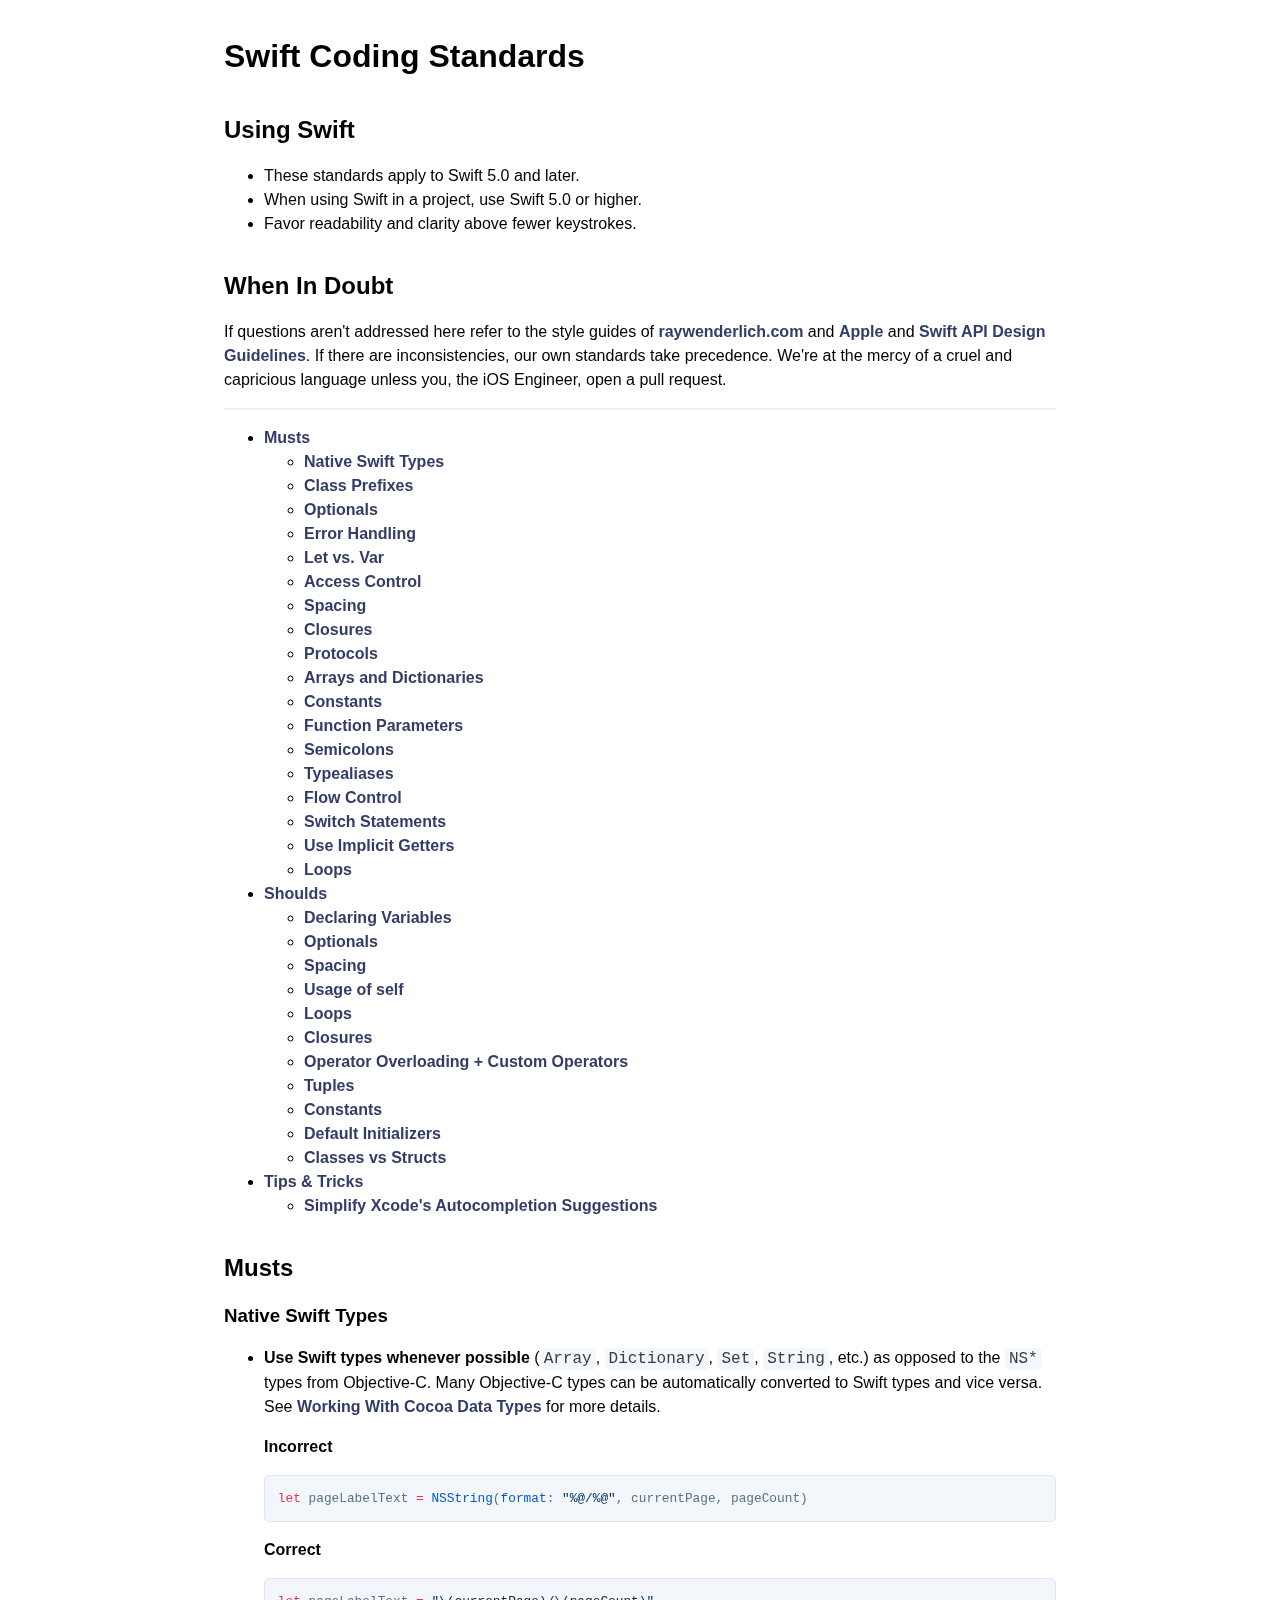
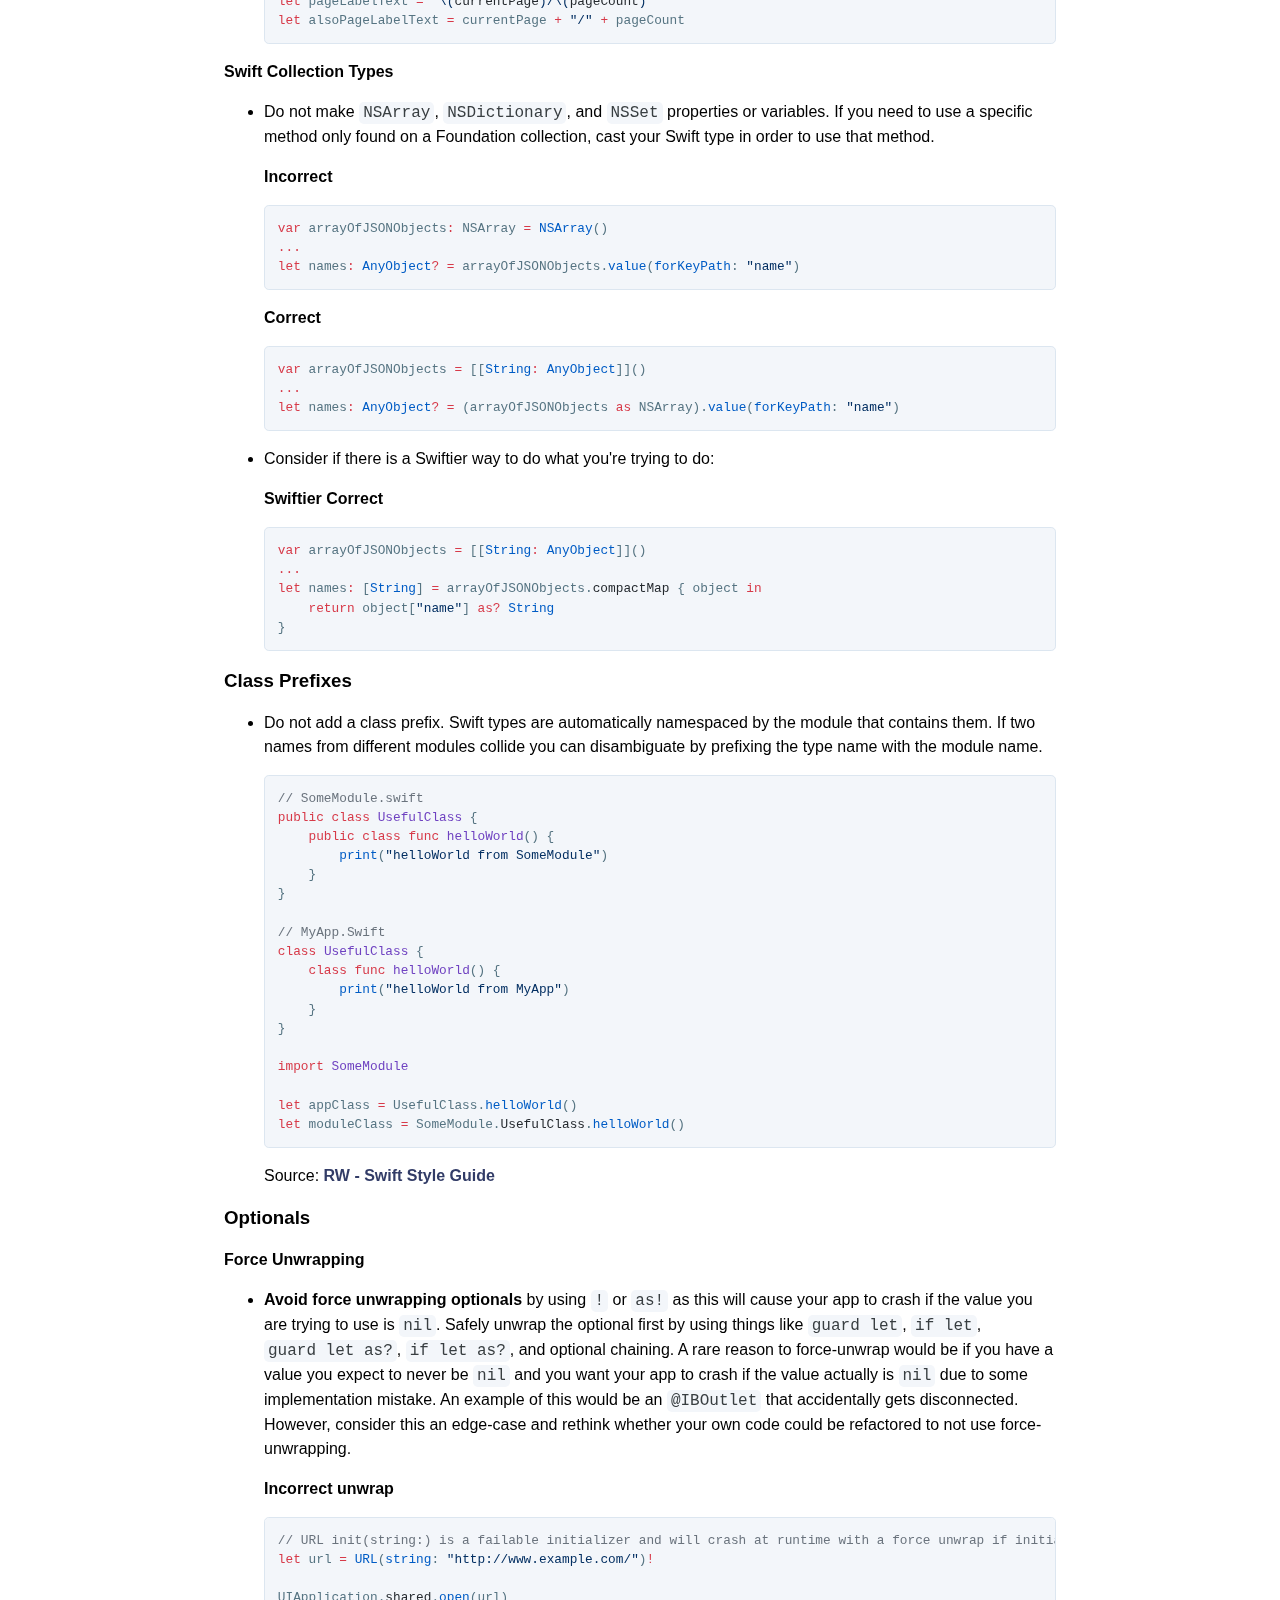
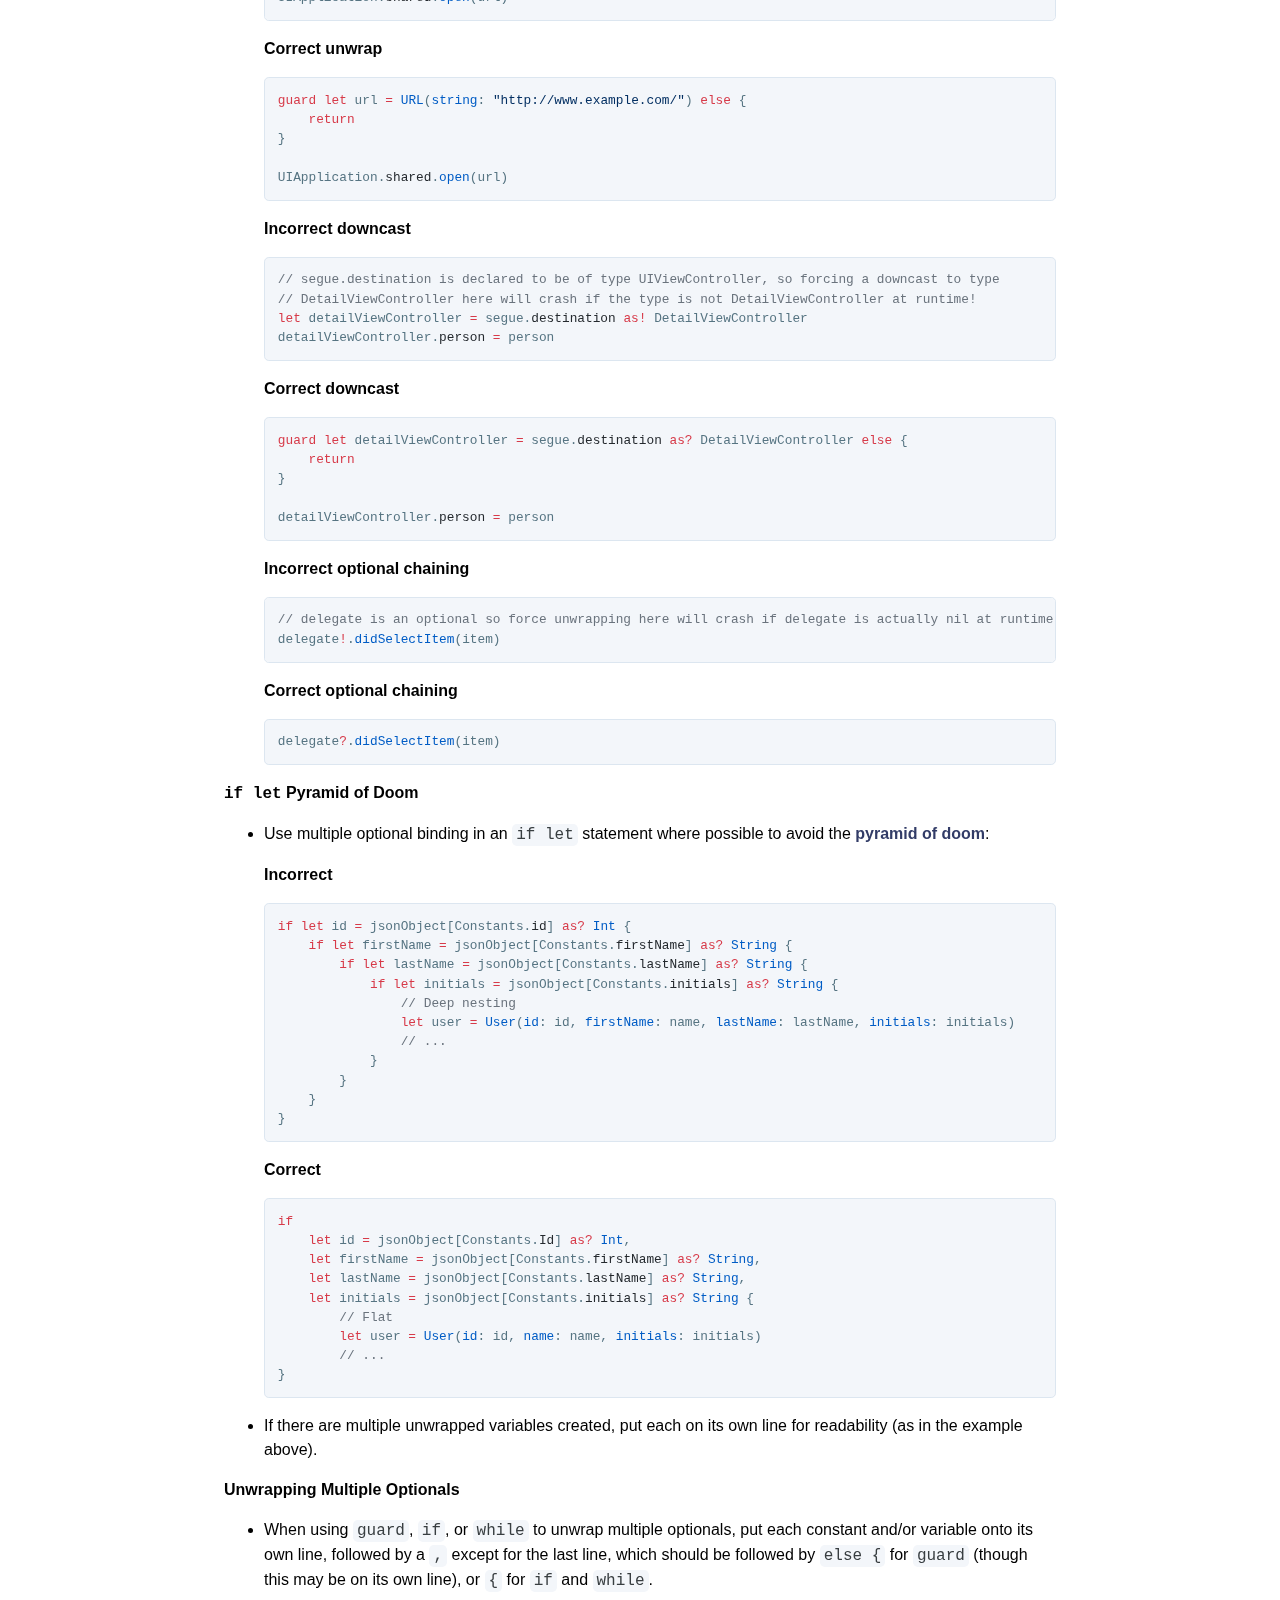
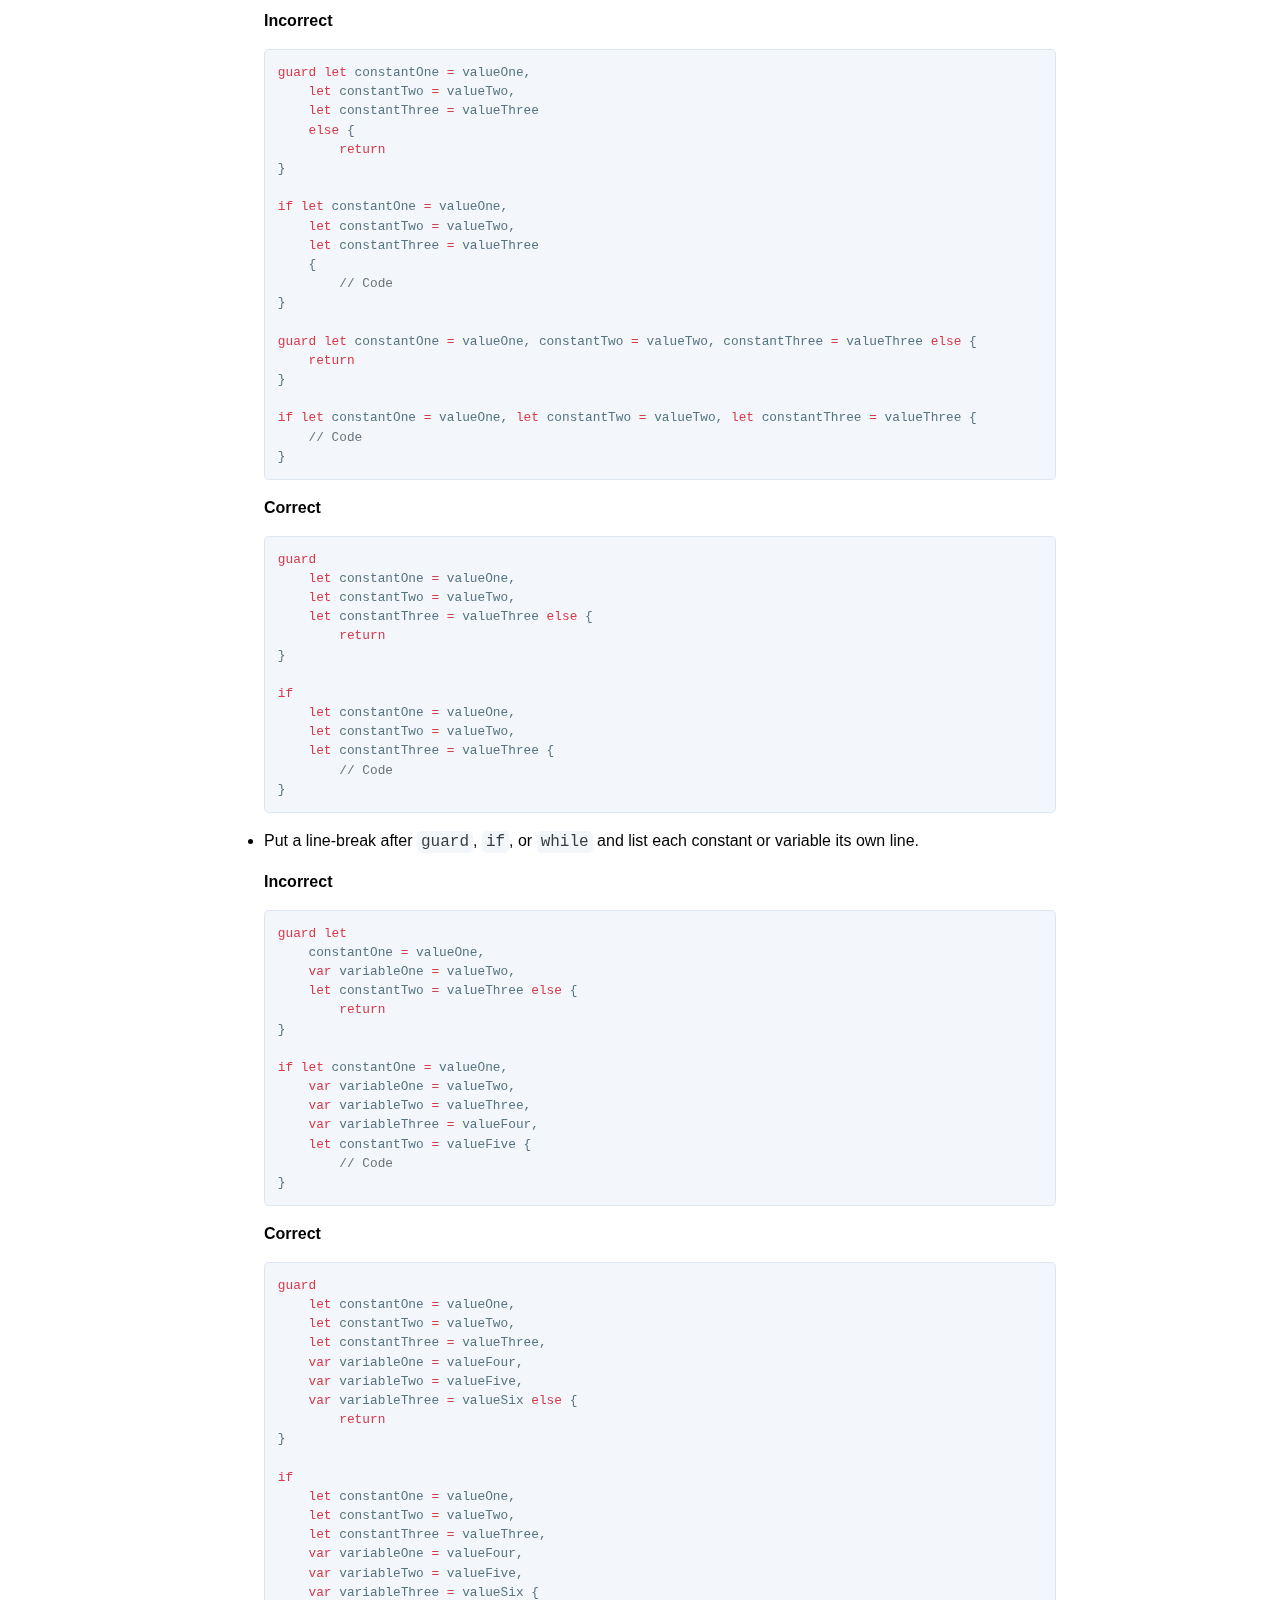
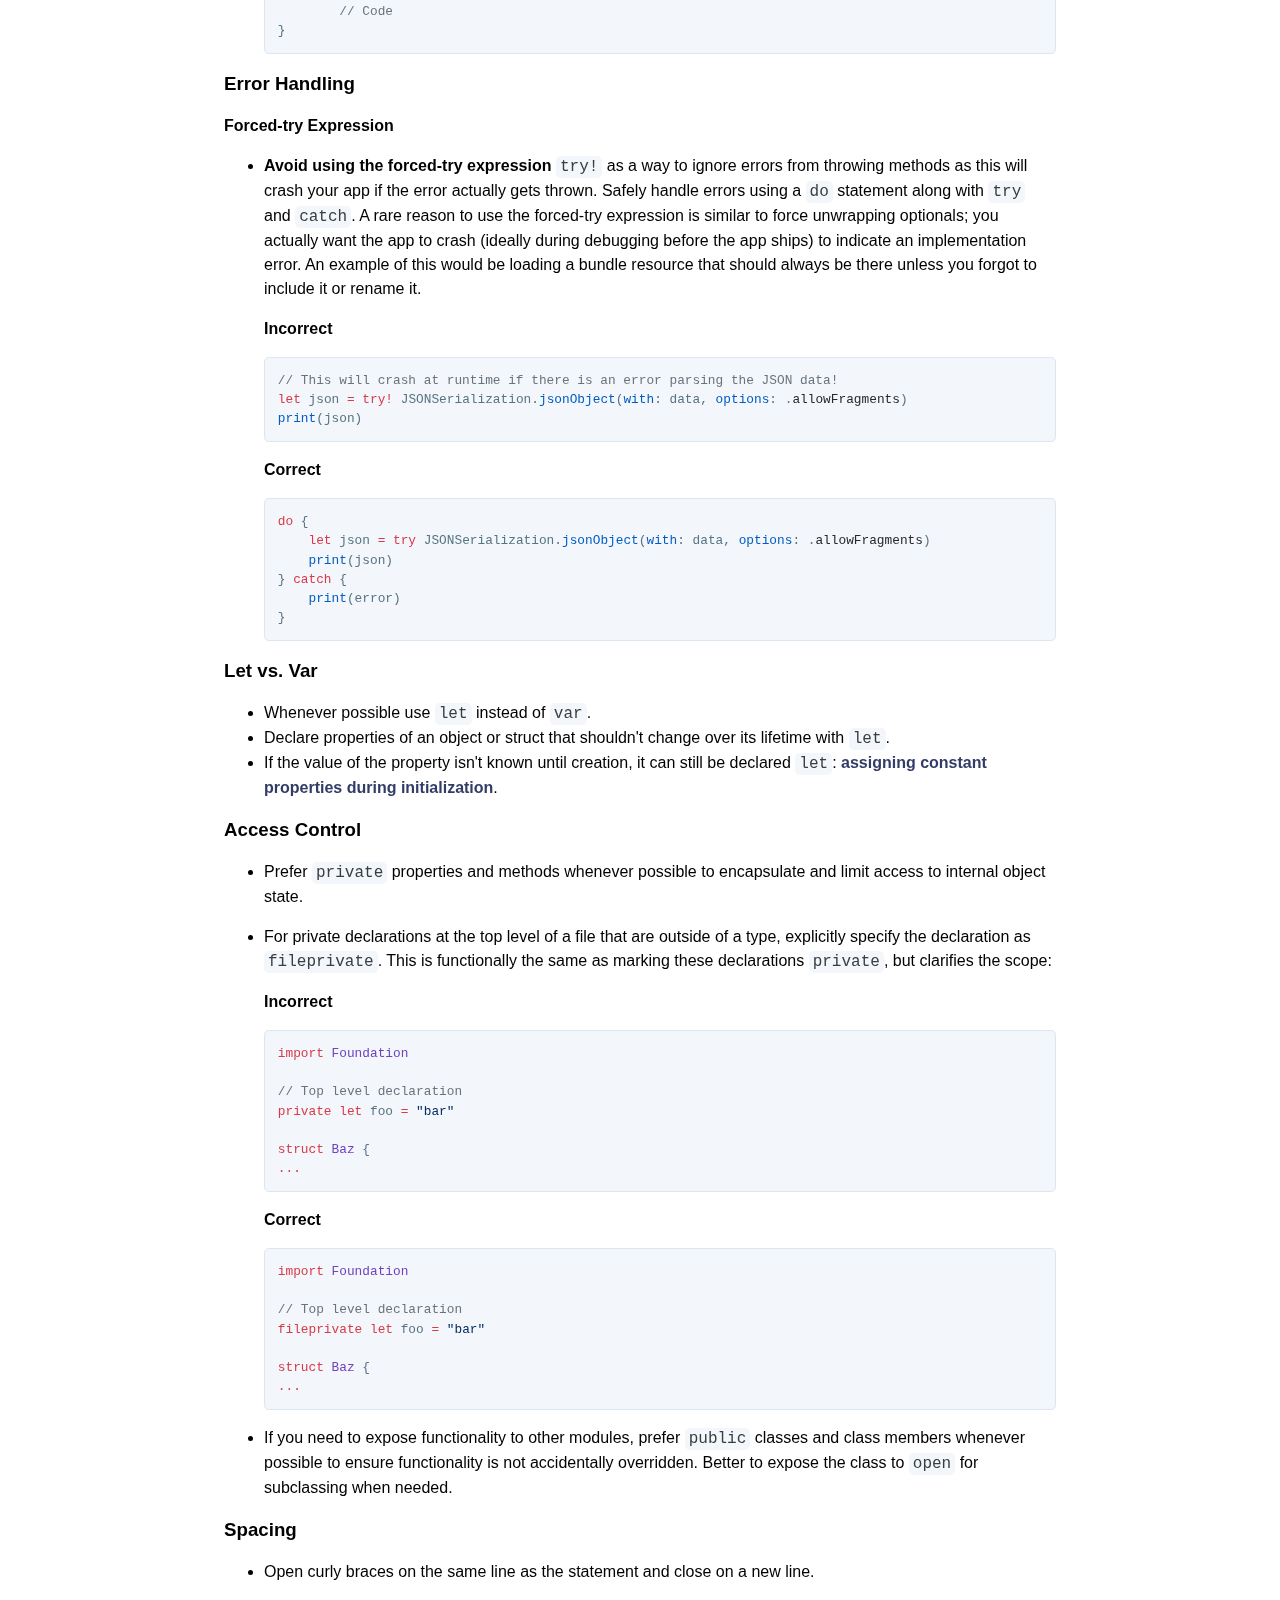
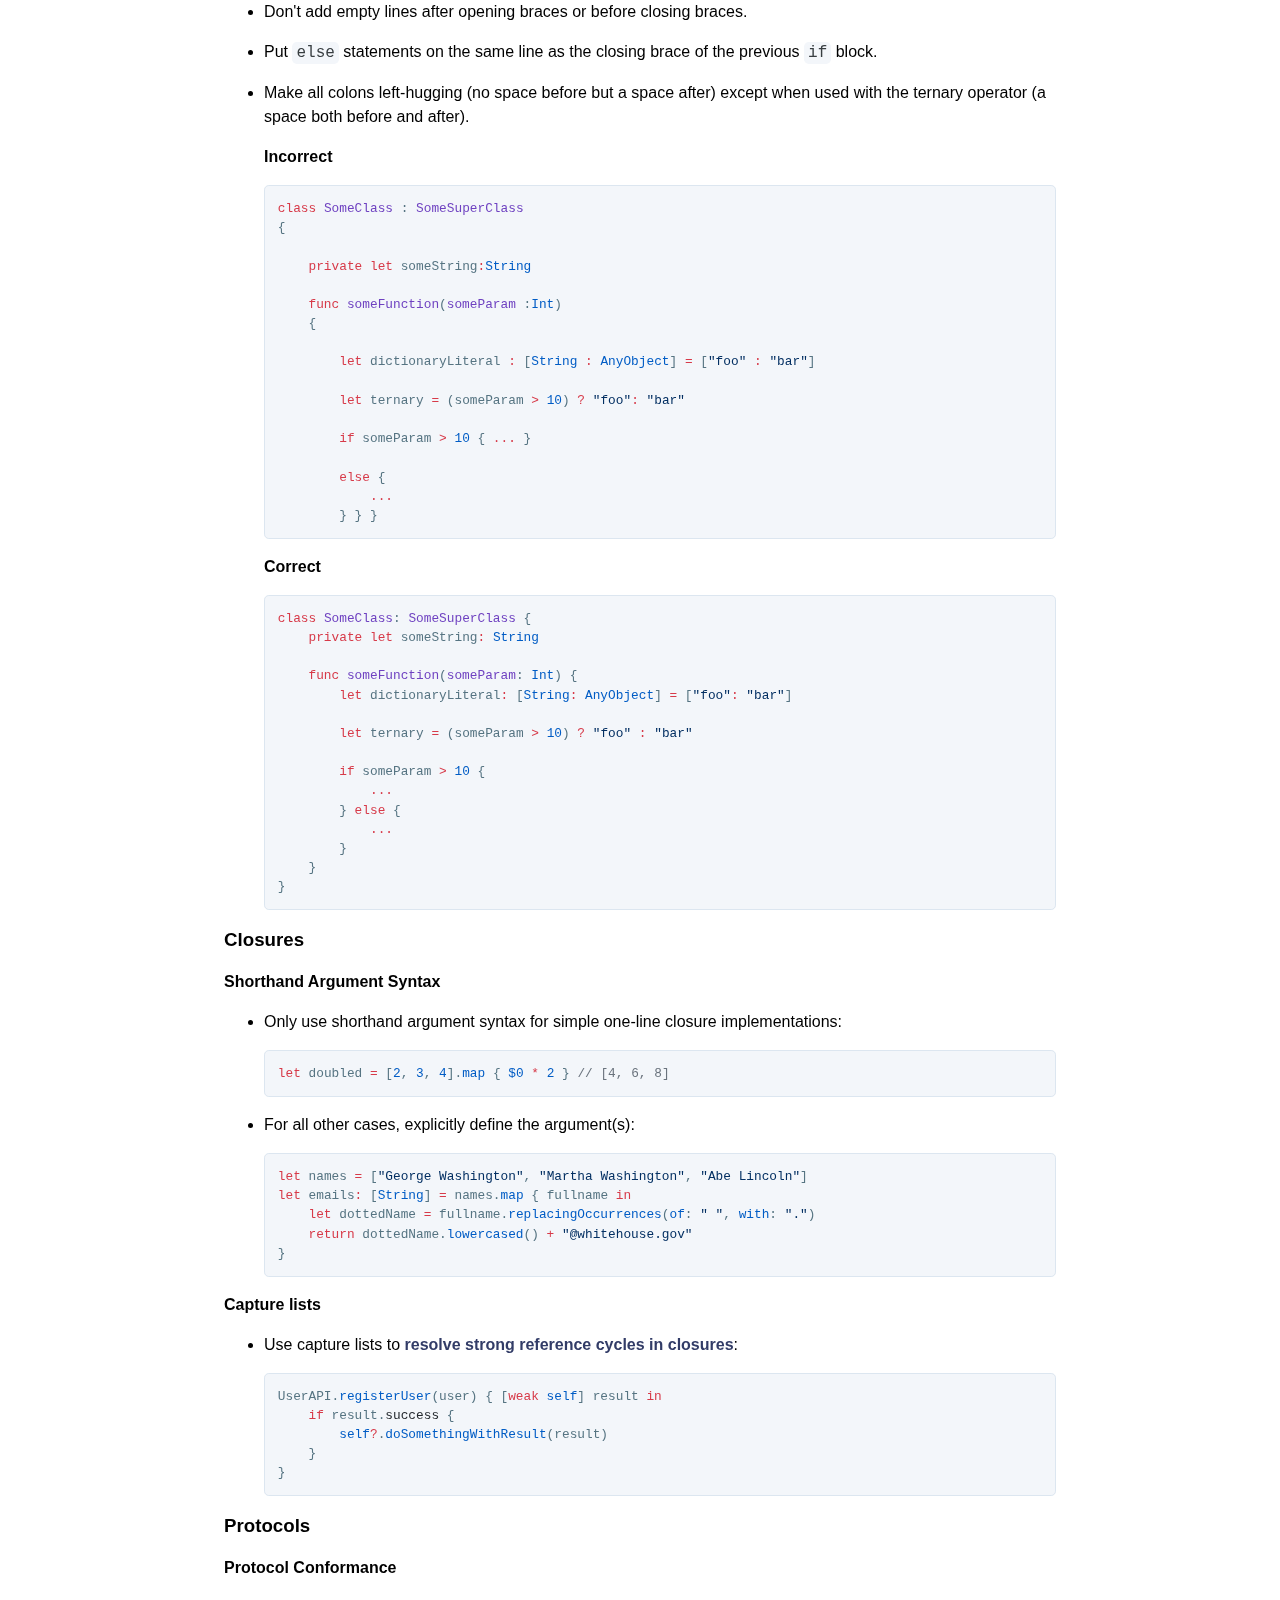
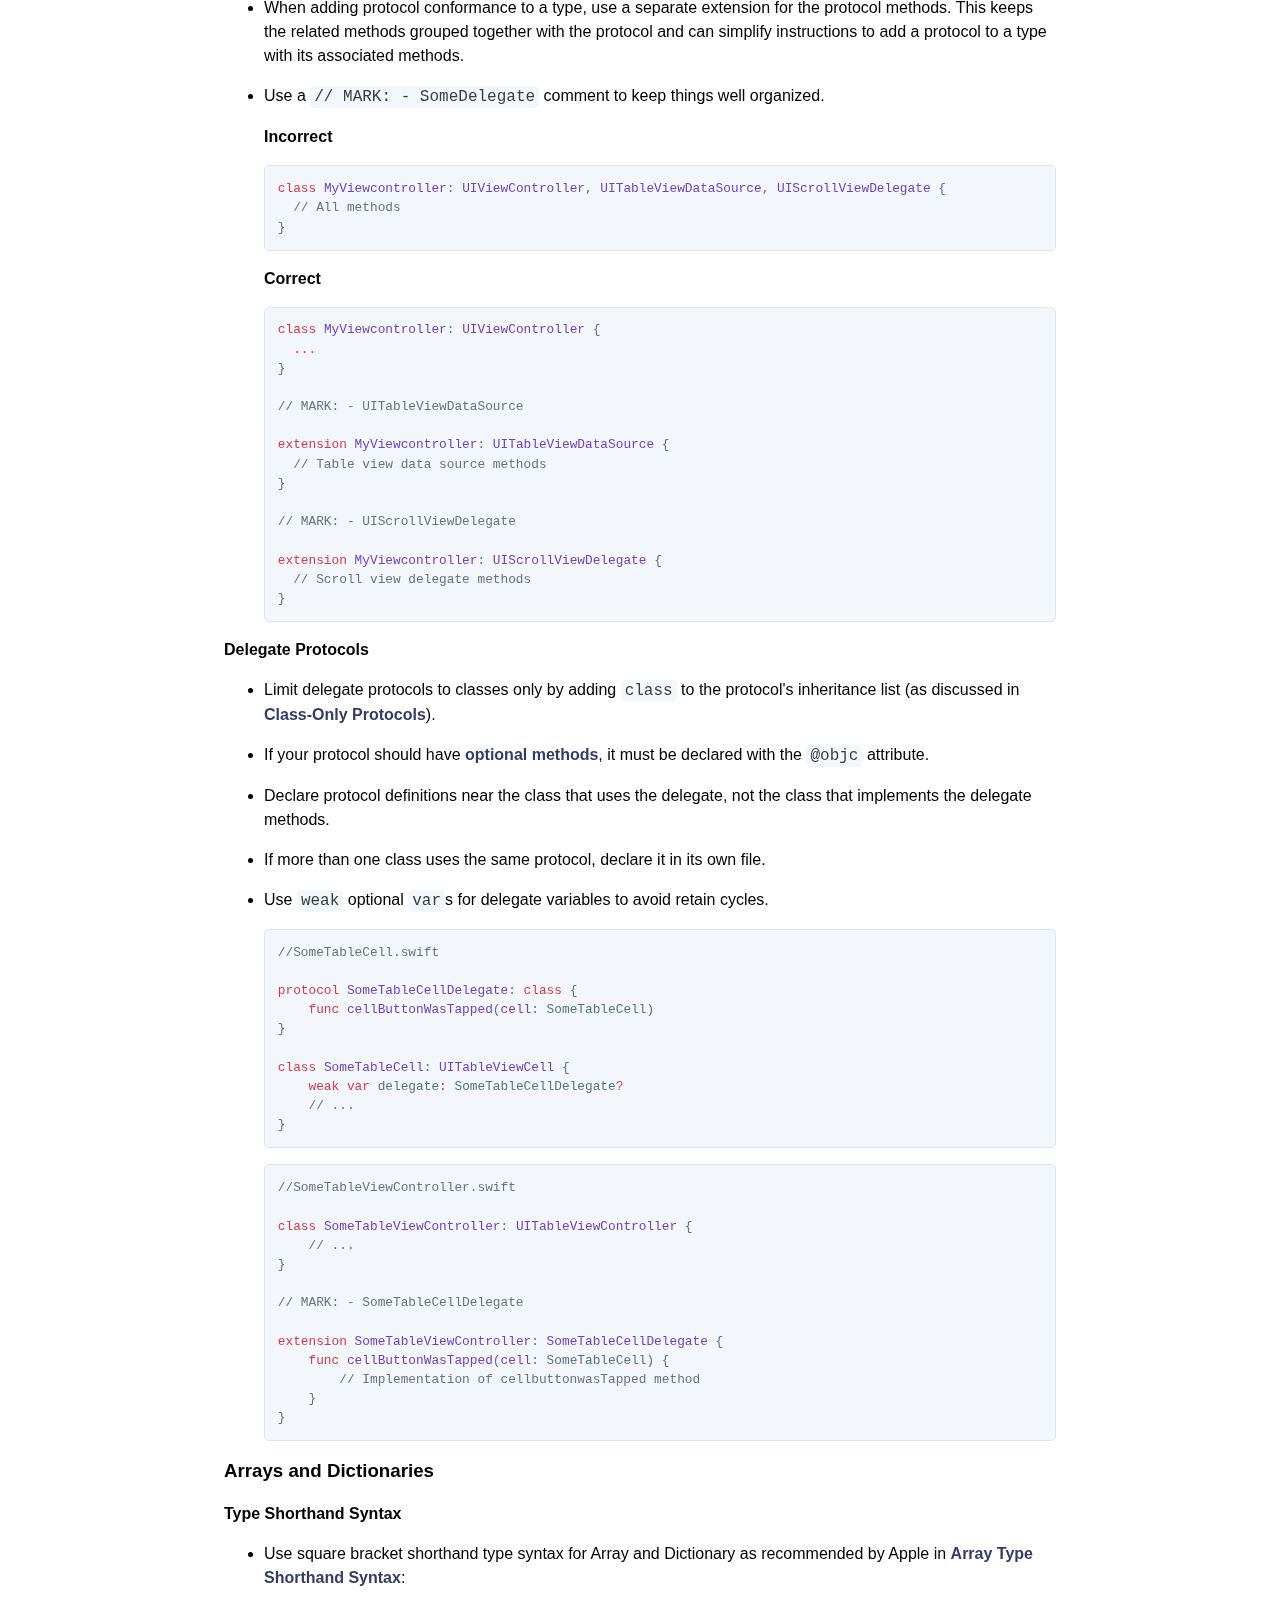
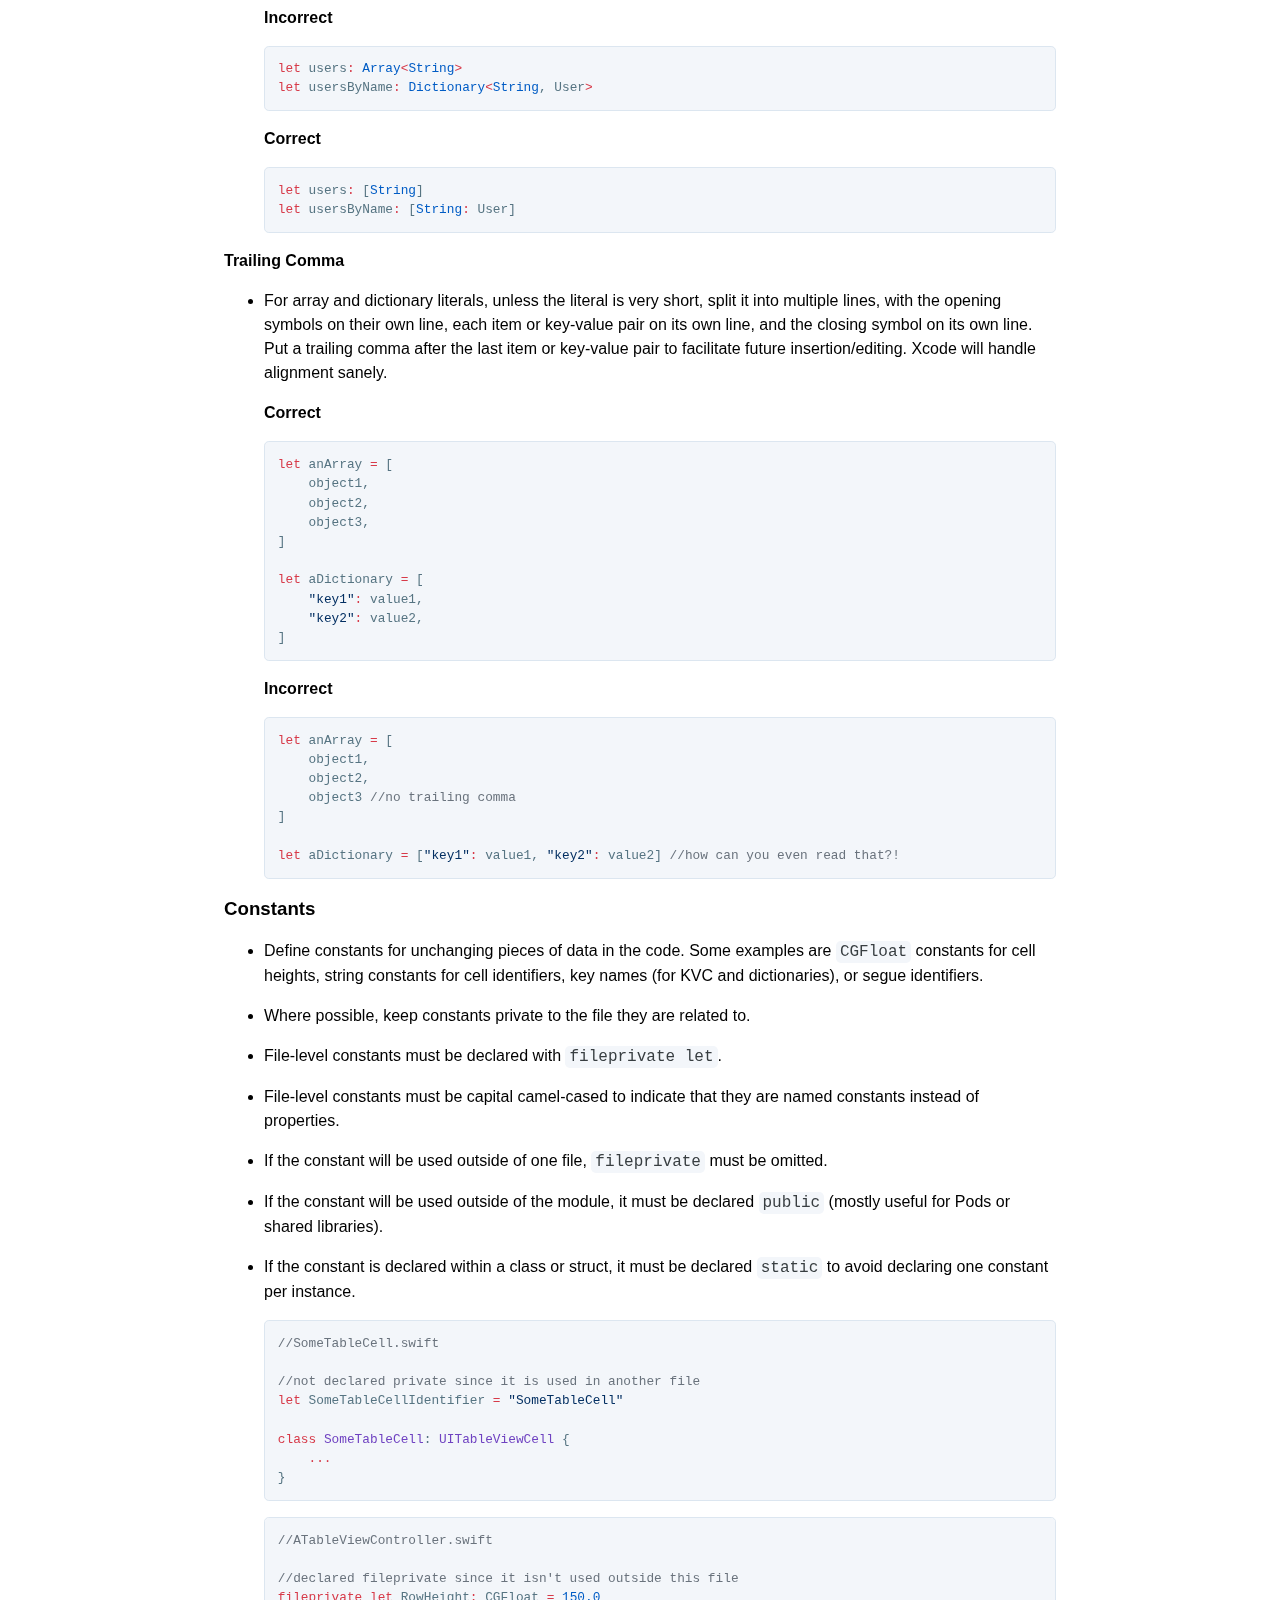
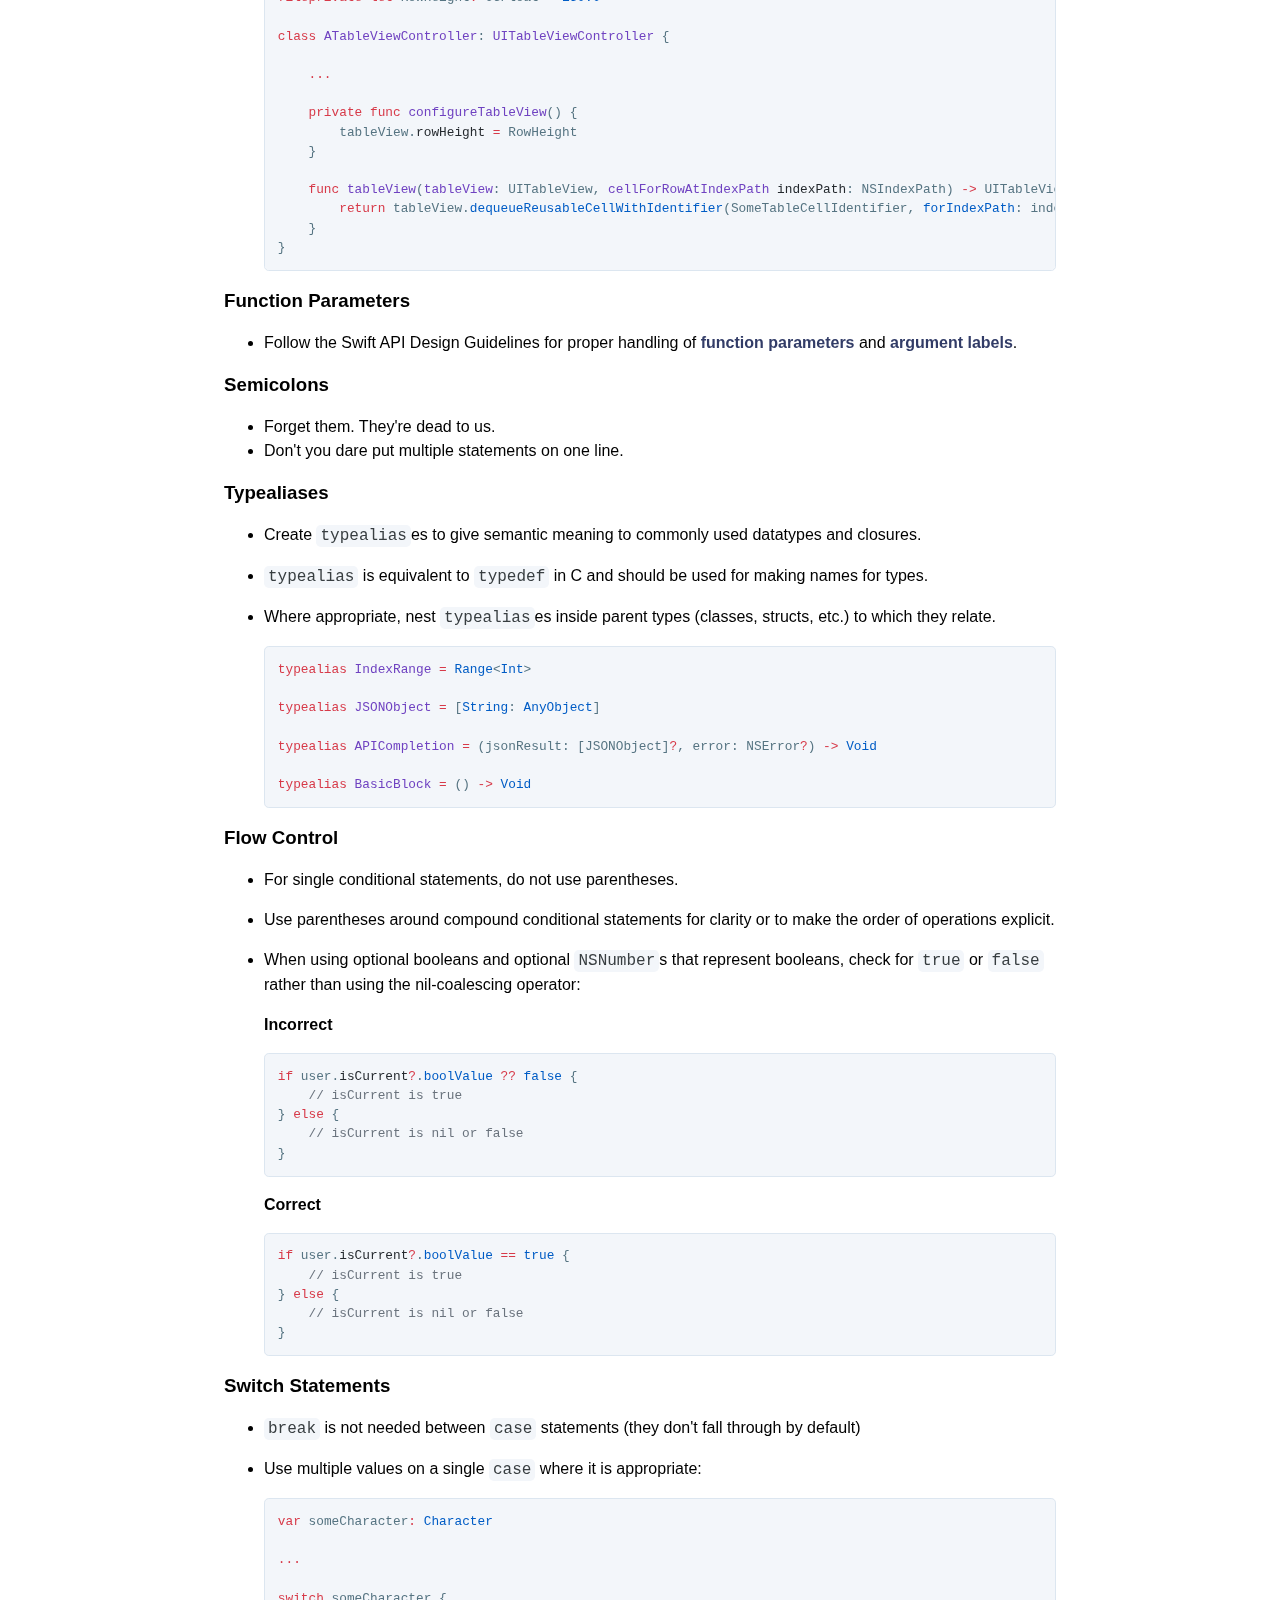
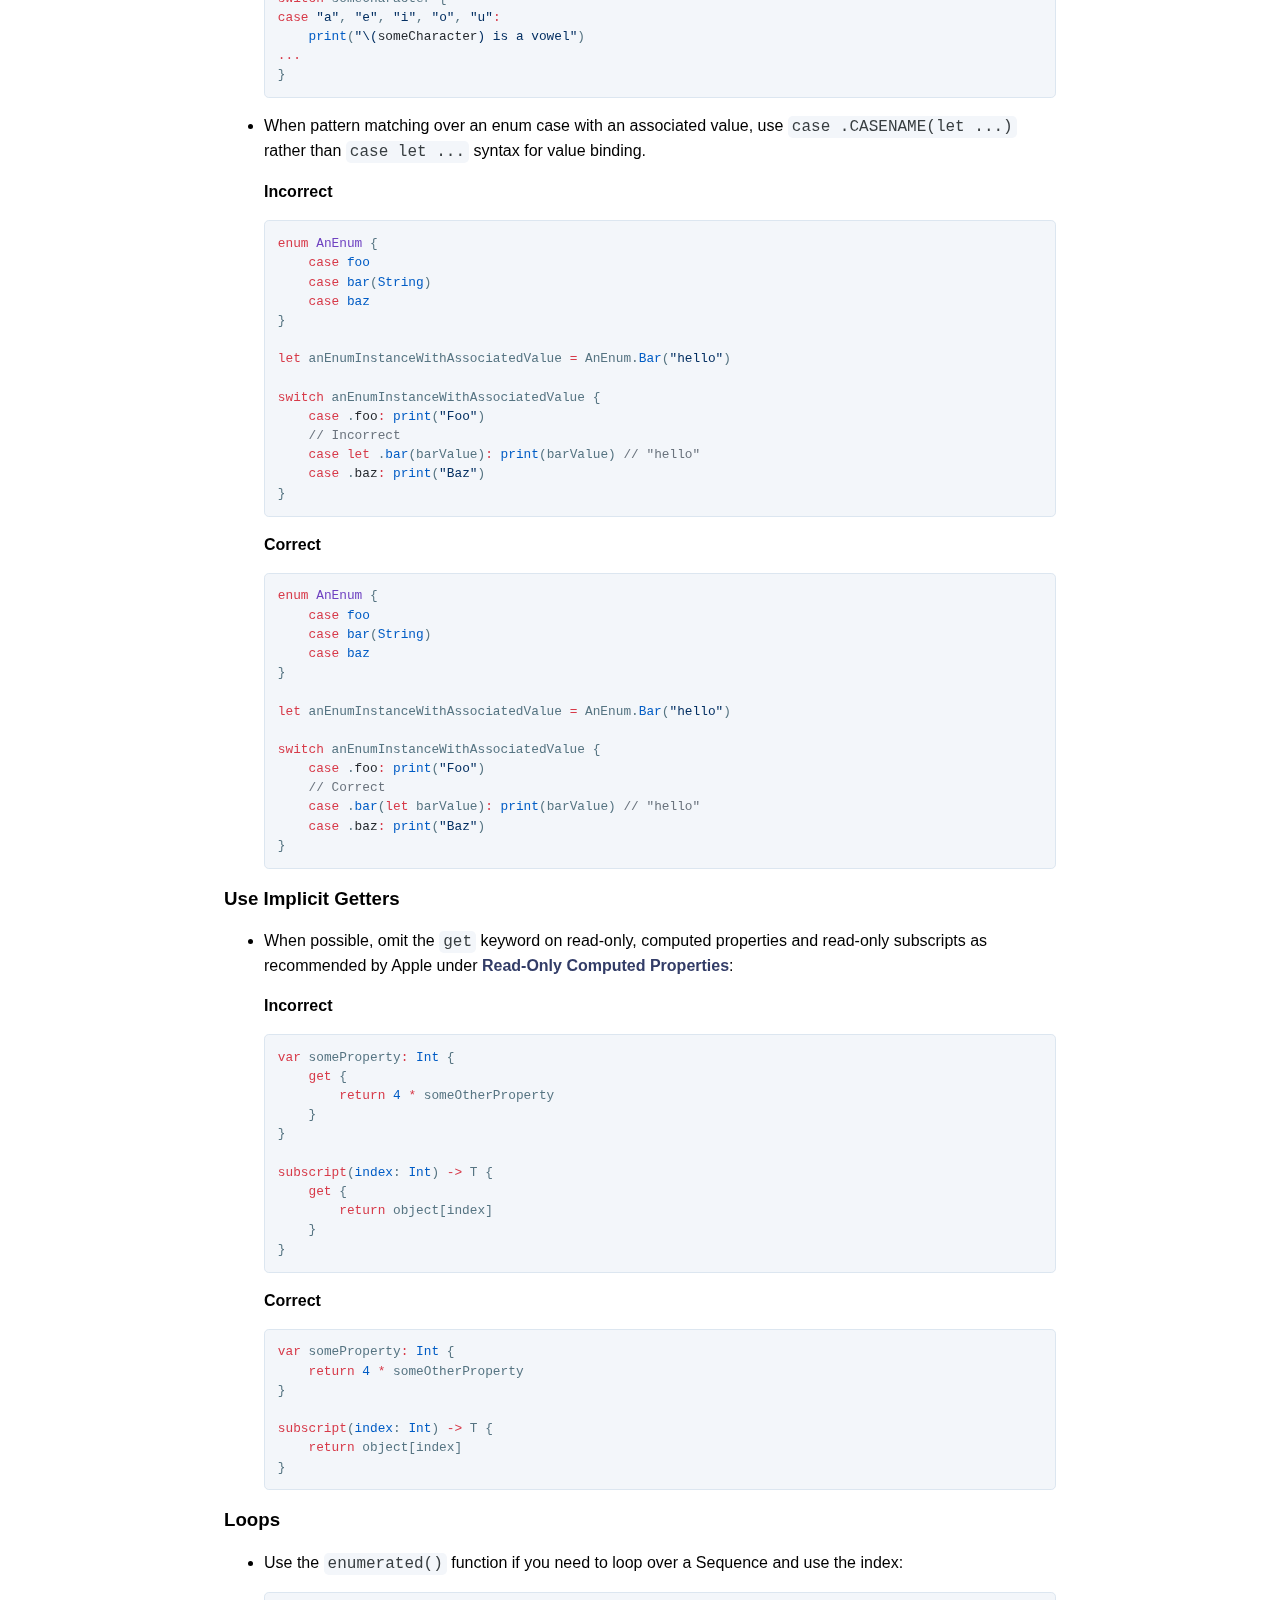
<file: Swift.htm>
<!DOCTYPE html PUBLIC "-//W3C//DTD XHTML 1.0 Transitional//EN" "http://www.w3.org/TR/xhtml1/DTD/xhtml1-transitional.dtd">
<!-- saved from url=(0082)Swift.htm#declaring-variables -->
<html xmlns="http://www.w3.org/1999/xhtml"><head><meta http-equiv="Content-Type" content="text/html; charset=UTF-8">
  
  <meta http-equiv="Content-Style-Type" content="text/css">
  <meta name="viewport" content="width=device-width, initial-scale=1">
  <title>Swift Coding Standards</title>
  <style type="text/css">code{white-space: pre;}</style>
  <link rel="stylesheet" href="./CodingStandards_files/normalize.css" type="text/css">
  <link rel="stylesheet" href="./CodingStandards_files/css" type="text/css">
  <link rel="stylesheet" href="./CodingStandards_files/stylesheet.css" type="text/css">
  <link rel="stylesheet" href="./CodingStandards_files/syntax_highlighting.css" type="text/css">
  <meta name="theme-color" content="#393454">
</head>
<body><audio class="audio-for-speech" src=""></audio><div class="translate-tooltip-mtz hidden">                    <div class="header">                        <div class="header-controls">                            <span class="sound-translate"></span>                            <span class="settings"></span>                        </div>                        <div class="translate-icons">                                                 </div>                    </div>                    <div class="translated-text">                        <div class="words"></div>                        <div class="sentences"></div>                    </div>                </div><span class="translate-button-mtz hidden"></span>

<section class="main-content">
    <h1>
<a id="swift-coding-standards" class="anchor" href="Swift.htm#swift-coding-standards" aria-hidden="true"><span aria-hidden="true" class="octicon octicon-link"></span></a>Swift Coding Standards</h1>
<h2>
<a id="using-swift" class="anchor" href="Swift.htm#using-swift" aria-hidden="true"><span aria-hidden="true" class="octicon octicon-link"></span></a>Using Swift</h2>
<ul>
<li>These standards apply to Swift 5.0 and later.</li>
<li>When using Swift in a project, use Swift 5.0 or higher.</li>
<li>Favor readability and clarity above fewer keystrokes.</li>
</ul>
<h2>
<a id="when-in-doubt" class="anchor" href="Swift.htm#when-in-doubt" aria-hidden="true"><span aria-hidden="true" class="octicon octicon-link"></span></a>When In Doubt</h2>
<p>If questions aren't addressed here refer to the style guides of <a href="https://github.com/raywenderlich/swift-style-guide">raywenderlich.com</a> and <a href="https://docs.swift.org/swift-book/" rel="nofollow">Apple</a> and <a href="https://swift.org/documentation/api-design-guidelines/" rel="nofollow">Swift API Design Guidelines</a>. If there are inconsistencies, our own standards take precedence. We're at the mercy of a cruel and capricious language unless you, the iOS Engineer, open a pull request.</p>
<hr>
<ul>
<li><a href="Swift.htm#musts">Musts</a>
<ul>
<li><a href="Swift.htm#native-swift-types">Native Swift Types</a></li>
<li><a href="Swift.htm#class-prefixes">Class Prefixes</a></li>
<li><a href="Swift.htm#optionals">Optionals</a></li>
<li><a href="Swift.htm#error-handling">Error Handling</a></li>
<li><a href="Swift.htm#let-vs-var">Let vs. Var</a></li>
<li><a href="Swift.htm#access-control">Access Control</a></li>
<li><a href="Swift.htm#spacing">Spacing</a></li>
<li><a href="Swift.htm#closures">Closures</a></li>
<li><a href="Swift.htm#protocols">Protocols</a></li>
<li><a href="Swift.htm#arrays-and-dictionaries">Arrays and Dictionaries</a></li>
<li><a href="Swift.htm#constants">Constants</a></li>
<li><a href="Swift.htm#function-parameters">Function Parameters</a></li>
<li><a href="Swift.htm#semicolons">Semicolons</a></li>
<li><a href="Swift.htm#typealiases">Typealiases</a></li>
<li><a href="Swift.htm#flow-control">Flow Control</a></li>
<li><a href="Swift.htm#switch-statements">Switch Statements</a></li>
<li><a href="Swift.htm#use-implicit-getters">Use Implicit Getters</a></li>
<li><a href="Swift.htm#loops">Loops</a></li>
</ul>
</li>
<li><a href="Swift.htm#shoulds">Shoulds</a>
<ul>
<li><a href="Swift.htm#declaring-variables">Declaring Variables</a></li>
<li><a href="Swift.htm#optionals-1">Optionals</a></li>
<li><a href="Swift.htm#spacing-1">Spacing</a></li>
<li><a href="Swift.htm#usage-of-self">Usage of self</a></li>
<li><a href="Swift.htm#loops-1">Loops</a></li>
<li><a href="Swift.htm#closures-1">Closures</a></li>
<li><a href="Swift.htm#operator-overloading--custom-operators">Operator Overloading + Custom Operators</a></li>
<li><a href="Swift.htm#tuples">Tuples</a></li>
<li><a href="Swift.htm#constants-1">Constants</a></li>
<li><a href="Swift.htm#default-initializers">Default Initializers</a></li>
<li><a href="Swift.htm#classes-vs-structs">Classes vs Structs</a></li>
</ul>
</li>
<li><a href="Swift.htm#tips--tricks">Tips &amp; Tricks</a>
<ul>
<li><a href="Swift.htm#simplify-xcodes-autocompletion-suggestions">Simplify Xcode's Autocompletion Suggestions</a></li>
</ul>
</li>
</ul>
<h2>
<a id="musts" class="anchor" href="Swift.htm#musts" aria-hidden="true"><span aria-hidden="true" class="octicon octicon-link"></span></a>Musts</h2>
<h3>
<a id="native-swift-types" class="anchor" href="Swift.htm#native-swift-types" aria-hidden="true"><span aria-hidden="true" class="octicon octicon-link"></span></a>Native Swift Types</h3>
<ul>
<li>
<p><strong>Use Swift types whenever possible</strong> (<code>Array</code>, <code>Dictionary</code>, <code>Set</code>, <code>String</code>, etc.) as opposed to the <code>NS*</code> types from Objective-C.  Many Objective-C types can be automatically converted to Swift types and vice versa.  See <a href="https://developer.apple.com/library/ios/documentation/Swift/Conceptual/BuildingCocoaApps/WorkingWithCocoaDataTypes.html#//apple_ref/doc/uid/TP40014216-CH6-ID61" rel="nofollow">Working With Cocoa Data Types</a> for more details.</p>
<p><strong>Incorrect</strong></p>
<div class="highlight highlight-source-swift"><pre><span class="pl-k">let</span> pageLabelText <span class="pl-k">=</span> <span class="pl-c1">NSString</span>(<span class="pl-c1">format</span>: <span class="pl-s"><span class="pl-pds">"</span>%@/%@<span class="pl-pds">"</span></span>, currentPage, pageCount)</pre></div>
<p><strong>Correct</strong></p>
<div class="highlight highlight-source-swift"><pre><span class="pl-k">let</span> pageLabelText <span class="pl-k">=</span> <span class="pl-s"><span class="pl-pds">"</span><span class="pl-pse">\(</span><span class="pl-s1">currentPage</span><span class="pl-pse"><span class="pl-s1">)</span></span>/<span class="pl-pse">\(</span><span class="pl-s1">pageCount</span><span class="pl-pse"><span class="pl-s1">)</span></span><span class="pl-pds">"</span></span>
<span class="pl-k">let</span> alsoPageLabelText <span class="pl-k">=</span> currentPage <span class="pl-k">+</span> <span class="pl-s"><span class="pl-pds">"</span>/<span class="pl-pds">"</span></span> <span class="pl-k">+</span> pageCount</pre></div>
</li>
</ul>
<h4>
<a id="swift-collection-types" class="anchor" href="Swift.htm#swift-collection-types" aria-hidden="true"><span aria-hidden="true" class="octicon octicon-link"></span></a>Swift Collection Types</h4>
<ul>
<li>
<p>Do not make <code>NSArray</code>, <code>NSDictionary</code>, and <code>NSSet</code> properties or variables.  If you need to use a specific method only found on a Foundation collection, cast your Swift type in order to use that method.</p>
<p><strong>Incorrect</strong></p>
<div class="highlight highlight-source-swift"><pre><span class="pl-k">var</span> arrayOfJSONObjects<span class="pl-k">:</span> NSArray <span class="pl-k">=</span> <span class="pl-c1">NSArray</span>()
<span class="pl-k">...</span>
<span class="pl-k">let</span> names<span class="pl-k">:</span> <span class="pl-c1">AnyObject</span><span class="pl-k">?</span> <span class="pl-k">=</span> arrayOfJSONObjects.<span class="pl-c1">value</span>(<span class="pl-c1">forKeyPath</span>: <span class="pl-s"><span class="pl-pds">"</span>name<span class="pl-pds">"</span></span>)</pre></div>
<p><strong>Correct</strong></p>
<div class="highlight highlight-source-swift"><pre><span class="pl-k">var</span> arrayOfJSONObjects <span class="pl-k">=</span> [[<span class="pl-c1">String</span><span class="pl-k">:</span> <span class="pl-c1">AnyObject</span>]]()
<span class="pl-k">...</span>
<span class="pl-k">let</span> names<span class="pl-k">:</span> <span class="pl-c1">AnyObject</span><span class="pl-k">?</span> <span class="pl-k">=</span> (arrayOfJSONObjects <span class="pl-k">as</span> NSArray).<span class="pl-c1">value</span>(<span class="pl-c1">forKeyPath</span>: <span class="pl-s"><span class="pl-pds">"</span>name<span class="pl-pds">"</span></span>)</pre></div>
</li>
<li>
<p>Consider if there is a Swiftier way to do what you're trying to do:</p>
<p><strong>Swiftier Correct</strong></p>
<div class="highlight highlight-source-swift"><pre><span class="pl-k">var</span> arrayOfJSONObjects <span class="pl-k">=</span> [[<span class="pl-c1">String</span><span class="pl-k">:</span> <span class="pl-c1">AnyObject</span>]]()
<span class="pl-k">...</span>
<span class="pl-k">let</span> names<span class="pl-k">:</span> [<span class="pl-c1">String</span>] <span class="pl-k">=</span> arrayOfJSONObjects.<span class="pl-smi">compactMap</span> { object <span class="pl-k">in</span>
    <span class="pl-k">return</span> object[<span class="pl-s"><span class="pl-pds">"</span>name<span class="pl-pds">"</span></span>] <span class="pl-k">as?</span> <span class="pl-c1">String</span>
}</pre></div>
</li>
</ul>
<h3>
<a id="class-prefixes" class="anchor" href="Swift.htm#class-prefixes" aria-hidden="true"><span aria-hidden="true" class="octicon octicon-link"></span></a>Class Prefixes</h3>
<ul>
<li>
<p>Do not add a class prefix.  Swift types are automatically namespaced by the module that contains them.  If two names from different modules collide you can disambiguate by prefixing the type name with the module name.</p>
<div class="highlight highlight-source-swift"><pre><span class="pl-c"><span class="pl-c">//</span> SomeModule.swift</span>
<span class="pl-c"></span><span class="pl-k">public</span> <span class="pl-k">class</span> <span class="pl-en">UsefulClass</span> {
    <span class="pl-k">public</span> <span class="pl-k">class</span> <span class="pl-k">func</span> <span class="pl-en">helloWorld</span>() {
        <span class="pl-c1">print</span>(<span class="pl-s"><span class="pl-pds">"</span>helloWorld from SomeModule<span class="pl-pds">"</span></span>)
    }
}

<span class="pl-c"><span class="pl-c">//</span> MyApp.Swift</span>
<span class="pl-c"></span><span class="pl-k">class</span> <span class="pl-en">UsefulClass</span> {
    <span class="pl-k">class</span> <span class="pl-k">func</span> <span class="pl-en">helloWorld</span>() {
        <span class="pl-c1">print</span>(<span class="pl-s"><span class="pl-pds">"</span>helloWorld from MyApp<span class="pl-pds">"</span></span>)
    }   
}

<span class="pl-k">import</span> <span class="pl-en">SomeModule</span>

<span class="pl-k">let</span> appClass <span class="pl-k">=</span> UsefulClass.<span class="pl-c1">helloWorld</span>()
<span class="pl-k">let</span> moduleClass <span class="pl-k">=</span> SomeModule.<span class="pl-smi">UsefulClass</span>.<span class="pl-c1">helloWorld</span>()</pre></div>
<p>Source: <a href="https://github.com/raywenderlich/swift-style-guide/blob/master/README.markdown#class-prefixes">RW - Swift Style Guide</a></p>
</li>
</ul>
<h3>
<a id="optionals" class="anchor" href="Swift.htm#optionals" aria-hidden="true"><span aria-hidden="true" class="octicon octicon-link"></span></a>Optionals</h3>
<h4>
<a id="force-unwrapping" class="anchor" href="Swift.htm#force-unwrapping" aria-hidden="true"><span aria-hidden="true" class="octicon octicon-link"></span></a>Force Unwrapping</h4>
<ul>
<li>
<p><strong>Avoid force unwrapping optionals</strong> by using <code>!</code> or <code>as!</code> as this will cause your app to crash if the value you are trying to use is <code>nil</code>. Safely unwrap the optional first by using things like <code>guard let</code>, <code>if let</code>, <code>guard let as?</code>, <code>if let as?</code>, and optional chaining. A rare reason to force-unwrap would be if you have a value you expect to never be <code>nil</code> and you want your app to crash if the value actually is <code>nil</code> due to some implementation mistake. An example of this would be an <code>@IBOutlet</code> that accidentally gets disconnected. However, consider this an edge-case and rethink whether your own code could be refactored to not use force-unwrapping.</p>
<p><strong>Incorrect unwrap</strong></p>
<div class="highlight highlight-source-swift"><pre><span class="pl-c"><span class="pl-c">//</span> URL init(string:) is a failable initializer and will crash at runtime with a force unwrap if initialization fails!</span>
<span class="pl-c"></span><span class="pl-k">let</span> url <span class="pl-k">=</span> <span class="pl-c1">URL</span>(<span class="pl-c1">string</span>: <span class="pl-s"><span class="pl-pds">"</span>http://www.example.com/<span class="pl-pds">"</span></span>)<span class="pl-k">!</span>

UIApplication.<span class="pl-smi">shared</span>.<span class="pl-c1">open</span>(url)</pre></div>
<p><strong>Correct unwrap</strong></p>
<div class="highlight highlight-source-swift"><pre><span class="pl-k">guard</span> <span class="pl-k">let</span> url <span class="pl-k">=</span> <span class="pl-c1">URL</span>(<span class="pl-c1">string</span>: <span class="pl-s"><span class="pl-pds">"</span>http://www.example.com/<span class="pl-pds">"</span></span>) <span class="pl-k">else</span> {
    <span class="pl-k">return</span>
}

UIApplication.<span class="pl-smi">shared</span>.<span class="pl-c1">open</span>(url)</pre></div>
<p><strong>Incorrect downcast</strong></p>
<div class="highlight highlight-source-swift"><pre><span class="pl-c"><span class="pl-c">//</span> segue.destination is declared to be of type UIViewController, so forcing a downcast to type</span>
<span class="pl-c"><span class="pl-c">//</span> DetailViewController here will crash if the type is not DetailViewController at runtime!</span>
<span class="pl-c"></span><span class="pl-k">let</span> detailViewController <span class="pl-k">=</span> segue.<span class="pl-smi">destination</span> <span class="pl-k">as!</span> DetailViewController
detailViewController.<span class="pl-smi">person</span> <span class="pl-k">=</span> person</pre></div>
<p><strong>Correct downcast</strong></p>
<div class="highlight highlight-source-swift"><pre><span class="pl-k">guard</span> <span class="pl-k">let</span> detailViewController <span class="pl-k">=</span> segue.<span class="pl-smi">destination</span> <span class="pl-k">as?</span> DetailViewController <span class="pl-k">else</span> {
    <span class="pl-k">return</span>
}

detailViewController.<span class="pl-smi">person</span> <span class="pl-k">=</span> person</pre></div>
<p><strong>Incorrect optional chaining</strong></p>
<div class="highlight highlight-source-swift"><pre><span class="pl-c"><span class="pl-c">//</span> delegate is an optional so force unwrapping here will crash if delegate is actually nil at runtime!</span>
<span class="pl-c"></span>delegate<span class="pl-k">!</span>.<span class="pl-c1">didSelectItem</span>(item)</pre></div>
<p><strong>Correct optional chaining</strong></p>
<div class="highlight highlight-source-swift"><pre>delegate<span class="pl-k">?</span>.<span class="pl-c1">didSelectItem</span>(item)</pre></div>
</li>
</ul>
<h4>
<a id="if-let-pyramid-of-doom" class="anchor" href="Swift.htm#if-let-pyramid-of-doom" aria-hidden="true"><span aria-hidden="true" class="octicon octicon-link"></span></a><code>if let</code> Pyramid of Doom</h4>
<ul>
<li>
<p>Use multiple optional binding in an <code>if let</code> statement where possible to avoid the <a href="https://en.wikipedia.org/wiki/Pyramid_of_doom_(programming)" rel="nofollow">pyramid of doom</a>:</p>
<p><strong>Incorrect</strong></p>
<div class="highlight highlight-source-swift"><pre><span class="pl-k">if</span> <span class="pl-k">let</span> id <span class="pl-k">=</span> jsonObject[Constants.<span class="pl-smi">id</span>] <span class="pl-k">as?</span> <span class="pl-c1">Int</span> {
    <span class="pl-k">if</span> <span class="pl-k">let</span> firstName <span class="pl-k">=</span> jsonObject[Constants.<span class="pl-smi">firstName</span>] <span class="pl-k">as?</span> <span class="pl-c1">String</span> {
        <span class="pl-k">if</span> <span class="pl-k">let</span> lastName <span class="pl-k">=</span> jsonObject[Constants.<span class="pl-smi">lastName</span>] <span class="pl-k">as?</span> <span class="pl-c1">String</span> {
            <span class="pl-k">if</span> <span class="pl-k">let</span> initials <span class="pl-k">=</span> jsonObject[Constants.<span class="pl-smi">initials</span>] <span class="pl-k">as?</span> <span class="pl-c1">String</span> {
                <span class="pl-c"><span class="pl-c">//</span> Deep nesting</span>
<span class="pl-c"></span>                <span class="pl-k">let</span> user <span class="pl-k">=</span> <span class="pl-c1">User</span>(<span class="pl-c1">id</span>: id, <span class="pl-c1">firstName</span>: name, <span class="pl-c1">lastName</span>: lastName, <span class="pl-c1">initials</span>: initials)
                <span class="pl-c"><span class="pl-c">//</span> ...</span>
<span class="pl-c"></span>            }
        }
    }
}</pre></div>
<p><strong>Correct</strong></p>
<div class="highlight highlight-source-swift"><pre><span class="pl-k">if</span>
    <span class="pl-k">let</span> id <span class="pl-k">=</span> jsonObject[Constants.<span class="pl-smi">Id</span>] <span class="pl-k">as?</span> <span class="pl-c1">Int</span>,
    <span class="pl-k">let</span> firstName <span class="pl-k">=</span> jsonObject[Constants.<span class="pl-smi">firstName</span>] <span class="pl-k">as?</span> <span class="pl-c1">String</span>,
    <span class="pl-k">let</span> lastName <span class="pl-k">=</span> jsonObject[Constants.<span class="pl-smi">lastName</span>] <span class="pl-k">as?</span> <span class="pl-c1">String</span>,
    <span class="pl-k">let</span> initials <span class="pl-k">=</span> jsonObject[Constants.<span class="pl-smi">initials</span>] <span class="pl-k">as?</span> <span class="pl-c1">String</span> {
        <span class="pl-c"><span class="pl-c">//</span> Flat</span>
<span class="pl-c"></span>        <span class="pl-k">let</span> user <span class="pl-k">=</span> <span class="pl-c1">User</span>(<span class="pl-c1">id</span>: id, <span class="pl-c1">name</span>: name, <span class="pl-c1">initials</span>: initials)
        <span class="pl-c"><span class="pl-c">//</span> ...</span>
<span class="pl-c"></span>}</pre></div>
</li>
<li>
<p>If there are multiple unwrapped variables created, put each on its own line for readability (as in the example above).</p>
</li>
</ul>
<h4>
<a id="unwrapping-multiple-optionals" class="anchor" href="Swift.htm#unwrapping-multiple-optionals" aria-hidden="true"><span aria-hidden="true" class="octicon octicon-link"></span></a>Unwrapping Multiple Optionals</h4>
<ul>
<li>
<p>When using <code>guard</code>, <code>if</code>, or <code>while</code> to unwrap multiple optionals, put each constant and/or variable onto its own line, followed by a <code>,</code> except for the last line, which should be followed by <code>else {</code> for <code>guard</code> (though this may be on its own line), or <code>{</code> for <code>if</code> and <code>while</code>.</p>
<p><strong>Incorrect</strong></p>
<div class="highlight highlight-source-swift"><pre><span class="pl-k">guard</span> <span class="pl-k">let</span> constantOne <span class="pl-k">=</span> valueOne,
    <span class="pl-k">let</span> constantTwo <span class="pl-k">=</span> valueTwo,
    <span class="pl-k">let</span> constantThree <span class="pl-k">=</span> valueThree
    <span class="pl-k">else</span> {
        <span class="pl-k">return</span>
}

<span class="pl-k">if</span> <span class="pl-k">let</span> constantOne <span class="pl-k">=</span> valueOne,
    <span class="pl-k">let</span> constantTwo <span class="pl-k">=</span> valueTwo,
    <span class="pl-k">let</span> constantThree <span class="pl-k">=</span> valueThree
    {
        <span class="pl-c"><span class="pl-c">//</span> Code</span>
<span class="pl-c"></span>}

<span class="pl-k">guard</span> <span class="pl-k">let</span> constantOne <span class="pl-k">=</span> valueOne, constantTwo <span class="pl-k">=</span> valueTwo, constantThree <span class="pl-k">=</span> valueThree <span class="pl-k">else</span> {
    <span class="pl-k">return</span>
}

<span class="pl-k">if</span> <span class="pl-k">let</span> constantOne <span class="pl-k">=</span> valueOne, <span class="pl-k">let</span> constantTwo <span class="pl-k">=</span> valueTwo, <span class="pl-k">let</span> constantThree <span class="pl-k">=</span> valueThree {
    <span class="pl-c"><span class="pl-c">//</span> Code</span>
<span class="pl-c"></span>}</pre></div>
<p><strong>Correct</strong></p>
<div class="highlight highlight-source-swift"><pre><span class="pl-k">guard</span>
    <span class="pl-k">let</span> constantOne <span class="pl-k">=</span> valueOne,
    <span class="pl-k">let</span> constantTwo <span class="pl-k">=</span> valueTwo,
    <span class="pl-k">let</span> constantThree <span class="pl-k">=</span> valueThree <span class="pl-k">else</span> {
        <span class="pl-k">return</span>
}

<span class="pl-k">if</span>
    <span class="pl-k">let</span> constantOne <span class="pl-k">=</span> valueOne,
    <span class="pl-k">let</span> constantTwo <span class="pl-k">=</span> valueTwo,
    <span class="pl-k">let</span> constantThree <span class="pl-k">=</span> valueThree {
        <span class="pl-c"><span class="pl-c">//</span> Code</span>
<span class="pl-c"></span>}</pre></div>
</li>
<li>
<p>Put a line-break after <code>guard</code>, <code>if</code>, or <code>while</code> and list each constant or variable its own line.</p>
<p><strong>Incorrect</strong></p>
<div class="highlight highlight-source-swift"><pre><span class="pl-k">guard</span> <span class="pl-k">let</span>
    constantOne <span class="pl-k">=</span> valueOne,
    <span class="pl-k">var</span> variableOne <span class="pl-k">=</span> valueTwo,
    <span class="pl-k">let</span> constantTwo <span class="pl-k">=</span> valueThree <span class="pl-k">else</span> {
        <span class="pl-k">return</span>
}

<span class="pl-k">if</span> <span class="pl-k">let</span> constantOne <span class="pl-k">=</span> valueOne,
    <span class="pl-k">var</span> variableOne <span class="pl-k">=</span> valueTwo,
    <span class="pl-k">var</span> variableTwo <span class="pl-k">=</span> valueThree,
    <span class="pl-k">var</span> variableThree <span class="pl-k">=</span> valueFour,
    <span class="pl-k">let</span> constantTwo <span class="pl-k">=</span> valueFive {
        <span class="pl-c"><span class="pl-c">//</span> Code</span>
<span class="pl-c"></span>}</pre></div>
<p><strong>Correct</strong></p>
<div class="highlight highlight-source-swift"><pre><span class="pl-k">guard</span>
    <span class="pl-k">let</span> constantOne <span class="pl-k">=</span> valueOne,
    <span class="pl-k">let</span> constantTwo <span class="pl-k">=</span> valueTwo,
    <span class="pl-k">let</span> constantThree <span class="pl-k">=</span> valueThree,
    <span class="pl-k">var</span> variableOne <span class="pl-k">=</span> valueFour,
    <span class="pl-k">var</span> variableTwo <span class="pl-k">=</span> valueFive,
    <span class="pl-k">var</span> variableThree <span class="pl-k">=</span> valueSix <span class="pl-k">else</span> {
        <span class="pl-k">return</span>
}

<span class="pl-k">if</span>
    <span class="pl-k">let</span> constantOne <span class="pl-k">=</span> valueOne,
    <span class="pl-k">let</span> constantTwo <span class="pl-k">=</span> valueTwo,
    <span class="pl-k">let</span> constantThree <span class="pl-k">=</span> valueThree,
    <span class="pl-k">var</span> variableOne <span class="pl-k">=</span> valueFour,
    <span class="pl-k">var</span> variableTwo <span class="pl-k">=</span> valueFive,
    <span class="pl-k">var</span> variableThree <span class="pl-k">=</span> valueSix {
        <span class="pl-c"><span class="pl-c">//</span> Code</span>
<span class="pl-c"></span>}</pre></div>
</li>
</ul>
<h3>
<a id="error-handling" class="anchor" href="Swift.htm#error-handling" aria-hidden="true"><span aria-hidden="true" class="octicon octicon-link"></span></a>Error Handling</h3>
<h4>
<a id="forced-try-expression" class="anchor" href="Swift.htm#forced-try-expression" aria-hidden="true"><span aria-hidden="true" class="octicon octicon-link"></span></a>Forced-try Expression</h4>
<ul>
<li>
<p><strong>Avoid using the forced-try expression</strong> <code>try!</code> as a way to ignore errors from throwing methods as this will crash your app if the error actually gets thrown. Safely handle errors using a <code>do</code> statement along with <code>try</code> and <code>catch</code>. A rare reason to use the forced-try expression is similar to force unwrapping optionals; you actually want the app to crash (ideally during debugging before the app ships) to indicate an implementation error. An example of this would be loading a bundle resource that should always be there unless you forgot to include it or rename it.</p>
<p><strong>Incorrect</strong></p>
<div class="highlight highlight-source-swift"><pre><span class="pl-c"><span class="pl-c">//</span> This will crash at runtime if there is an error parsing the JSON data!</span>
<span class="pl-c"></span><span class="pl-k">let</span> json <span class="pl-k">=</span> <span class="pl-k">try</span><span class="pl-k">!</span> JSONSerialization.<span class="pl-c1">jsonObject</span>(<span class="pl-c1">with</span>: data, <span class="pl-c1">options</span>: .<span class="pl-smi">allowFragments</span>)
<span class="pl-c1">print</span>(json)</pre></div>
<p><strong>Correct</strong></p>
<div class="highlight highlight-source-swift"><pre><span class="pl-k">do</span> {
    <span class="pl-k">let</span> json <span class="pl-k">=</span> <span class="pl-k">try</span> JSONSerialization.<span class="pl-c1">jsonObject</span>(<span class="pl-c1">with</span>: data, <span class="pl-c1">options</span>: .<span class="pl-smi">allowFragments</span>)
    <span class="pl-c1">print</span>(json)
} <span class="pl-k">catch</span> {
    <span class="pl-c1">print</span>(error)
}</pre></div>
</li>
</ul>
<h3>
<a id="let-vs-var" class="anchor" href="Swift.htm#let-vs-var" aria-hidden="true"><span aria-hidden="true" class="octicon octicon-link"></span></a>Let vs. Var</h3>
<ul>
<li>Whenever possible use <code>let</code> instead of <code>var</code>.</li>
<li>Declare properties of an object or struct that shouldn't change over its lifetime with <code>let</code>.</li>
<li>If the value of the property isn't known until creation, it can still be declared <code>let</code>: <a href="https://developer.apple.com/library/ios/documentation/Swift/Conceptual/Swift_Programming_Language/Initialization.html#//apple_ref/doc/uid/TP40014097-CH18-ID212" rel="nofollow">assigning constant properties during initialization</a>.</li>
</ul>
<h3>
<a id="access-control" class="anchor" href="Swift.htm#access-control" aria-hidden="true"><span aria-hidden="true" class="octicon octicon-link"></span></a>Access Control</h3>
<ul>
<li>
<p>Prefer <code>private</code> properties and methods whenever possible to encapsulate and limit access to internal object state.</p>
</li>
<li>
<p>For private declarations at the top level of a file that are outside of a type, explicitly specify the declaration as <code>fileprivate</code>. This is functionally the same as marking these declarations <code>private</code>, but clarifies the scope:</p>
<p><strong>Incorrect</strong></p>
<div class="highlight highlight-source-swift"><pre><span class="pl-k">import</span> <span class="pl-en">Foundation</span>

<span class="pl-c"><span class="pl-c">//</span> Top level declaration</span>
<span class="pl-c"></span><span class="pl-k">private</span> <span class="pl-k">let</span> foo <span class="pl-k">=</span> <span class="pl-s"><span class="pl-pds">"</span>bar<span class="pl-pds">"</span></span>

<span class="pl-k">struct</span> <span class="pl-en">Baz</span> {
<span class="pl-k">...</span></pre></div>
<p><strong>Correct</strong></p>
<div class="highlight highlight-source-swift"><pre><span class="pl-k">import</span> <span class="pl-en">Foundation</span>

<span class="pl-c"><span class="pl-c">//</span> Top level declaration</span>
<span class="pl-c"></span><span class="pl-k">fileprivate</span> <span class="pl-k">let</span> foo <span class="pl-k">=</span> <span class="pl-s"><span class="pl-pds">"</span>bar<span class="pl-pds">"</span></span>

<span class="pl-k">struct</span> <span class="pl-en">Baz</span> {
<span class="pl-k">...</span></pre></div>
</li>
<li>
<p>If you need to expose functionality to other modules, prefer <code>public</code> classes and class members whenever possible to ensure functionality is not accidentally overridden. Better to expose the class to <code>open</code> for subclassing when needed.</p>
</li>
</ul>
<h3>
<a id="spacing" class="anchor" href="Swift.htm#spacing" aria-hidden="true"><span aria-hidden="true" class="octicon octicon-link"></span></a>Spacing</h3>
<ul>
<li>
<p>Open curly braces on the same line as the statement and close on a new line.</p>
</li>
<li>
<p>Don't add empty lines after opening braces or before closing braces.</p>
</li>
<li>
<p>Put <code>else</code> statements on the same line as the closing brace of the previous <code>if</code> block.</p>
</li>
<li>
<p>Make all colons left-hugging (no space before but a space after) except when used with the ternary operator (a space both before and after).</p>
<p><strong>Incorrect</strong></p>
<div class="highlight highlight-source-swift"><pre><span class="pl-k">class</span> <span class="pl-en">SomeClass</span> : <span class="pl-e">SomeSuperClass</span>
{

    <span class="pl-k">private</span> <span class="pl-k">let</span> someString<span class="pl-k">:</span><span class="pl-c1">String</span>

    <span class="pl-k">func</span> <span class="pl-en">someFunction</span>(<span class="pl-smi"><span class="pl-en">someParam</span></span> :<span class="pl-c1">Int</span>)
    {
        
        <span class="pl-k">let</span> dictionaryLiteral <span class="pl-k">:</span> [<span class="pl-c1">String</span> <span class="pl-k">:</span> <span class="pl-c1">AnyObject</span>] <span class="pl-k">=</span> [<span class="pl-s"><span class="pl-pds">"</span>foo<span class="pl-pds">"</span></span> <span class="pl-k">:</span> <span class="pl-s"><span class="pl-pds">"</span>bar<span class="pl-pds">"</span></span>]

        <span class="pl-k">let</span> ternary <span class="pl-k">=</span> (someParam <span class="pl-k">&gt;</span> <span class="pl-c1">10</span>) <span class="pl-k">?</span> <span class="pl-s"><span class="pl-pds">"</span>foo<span class="pl-pds">"</span></span><span class="pl-k">:</span> <span class="pl-s"><span class="pl-pds">"</span>bar<span class="pl-pds">"</span></span>

        <span class="pl-k">if</span> someParam <span class="pl-k">&gt;</span> <span class="pl-c1">10</span> { <span class="pl-k">...</span> }

        <span class="pl-k">else</span> {
            <span class="pl-k">...</span>
        } } }</pre></div>
<p><strong>Correct</strong></p>
<div class="highlight highlight-source-swift"><pre><span class="pl-k">class</span> <span class="pl-en">SomeClass</span>: <span class="pl-e">SomeSuperClass </span>{
    <span class="pl-k">private</span> <span class="pl-k">let</span> someString<span class="pl-k">:</span> <span class="pl-c1">String</span>

    <span class="pl-k">func</span> <span class="pl-en">someFunction</span>(<span class="pl-smi"><span class="pl-en">someParam</span></span>: <span class="pl-c1">Int</span>) {
        <span class="pl-k">let</span> dictionaryLiteral<span class="pl-k">:</span> [<span class="pl-c1">String</span><span class="pl-k">:</span> <span class="pl-c1">AnyObject</span>] <span class="pl-k">=</span> [<span class="pl-s"><span class="pl-pds">"</span>foo<span class="pl-pds">"</span></span><span class="pl-k">:</span> <span class="pl-s"><span class="pl-pds">"</span>bar<span class="pl-pds">"</span></span>]

        <span class="pl-k">let</span> ternary <span class="pl-k">=</span> (someParam <span class="pl-k">&gt;</span> <span class="pl-c1">10</span>) <span class="pl-k">?</span> <span class="pl-s"><span class="pl-pds">"</span>foo<span class="pl-pds">"</span></span> <span class="pl-k">:</span> <span class="pl-s"><span class="pl-pds">"</span>bar<span class="pl-pds">"</span></span>

        <span class="pl-k">if</span> someParam <span class="pl-k">&gt;</span> <span class="pl-c1">10</span> {
            <span class="pl-k">...</span>
        } <span class="pl-k">else</span> {
            <span class="pl-k">...</span>
        }
    }
}</pre></div>
</li>
</ul>
<h3>
<a id="closures" class="anchor" href="Swift.htm#closures" aria-hidden="true"><span aria-hidden="true" class="octicon octicon-link"></span></a>Closures</h3>
<h4>
<a id="shorthand-argument-syntax" class="anchor" href="Swift.htm#shorthand-argument-syntax" aria-hidden="true"><span aria-hidden="true" class="octicon octicon-link"></span></a>Shorthand Argument Syntax</h4>
<ul>
<li>
<p>Only use shorthand argument syntax for simple one-line closure implementations:</p>
<div class="highlight highlight-source-swift"><pre><span class="pl-k">let</span> doubled <span class="pl-k">=</span> [<span class="pl-c1">2</span>, <span class="pl-c1">3</span>, <span class="pl-c1">4</span>].<span class="pl-c1">map</span> { <span class="pl-c1">$0</span> <span class="pl-k">*</span> <span class="pl-c1">2</span> } <span class="pl-c"><span class="pl-c">//</span> [4, 6, 8]</span></pre></div>
</li>
<li>
<p>For all other cases, explicitly define the argument(s):</p>
<div class="highlight highlight-source-swift"><pre><span class="pl-k">let</span> names <span class="pl-k">=</span> [<span class="pl-s"><span class="pl-pds">"</span>George Washington<span class="pl-pds">"</span></span>, <span class="pl-s"><span class="pl-pds">"</span>Martha Washington<span class="pl-pds">"</span></span>, <span class="pl-s"><span class="pl-pds">"</span>Abe Lincoln<span class="pl-pds">"</span></span>]
<span class="pl-k">let</span> emails<span class="pl-k">:</span> [<span class="pl-c1">String</span>] <span class="pl-k">=</span> names.<span class="pl-c1">map</span> { fullname <span class="pl-k">in</span>
    <span class="pl-k">let</span> dottedName <span class="pl-k">=</span> fullname.<span class="pl-c1">replacingOccurrences</span>(<span class="pl-c1">of</span>: <span class="pl-s"><span class="pl-pds">"</span> <span class="pl-pds">"</span></span>, <span class="pl-c1">with</span>: <span class="pl-s"><span class="pl-pds">"</span>.<span class="pl-pds">"</span></span>)
    <span class="pl-k">return</span> dottedName.<span class="pl-c1">lowercased</span>() <span class="pl-k">+</span> <span class="pl-s"><span class="pl-pds">"</span>@whitehouse.gov<span class="pl-pds">"</span></span>
}</pre></div>
</li>
</ul>
<h4>
<a id="capture-lists" class="anchor" href="Swift.htm#capture-lists" aria-hidden="true"><span aria-hidden="true" class="octicon octicon-link"></span></a>Capture lists</h4>
<ul>
<li>
<p>Use capture lists to <a href="https://developer.apple.com/library/ios/documentation/Swift/Conceptual/Swift_Programming_Language/AutomaticReferenceCounting.html#//apple_ref/doc/uid/TP40014097-CH20-ID57" rel="nofollow">resolve strong reference cycles in closures</a>:</p>
<div class="highlight highlight-source-swift"><pre>UserAPI.<span class="pl-c1">registerUser</span>(user) { [<span class="pl-k">weak</span> <span class="pl-c1">self</span>] result <span class="pl-k">in</span>
    <span class="pl-k">if</span> result.<span class="pl-smi">success</span> {
        <span class="pl-c1">self</span><span class="pl-k">?</span>.<span class="pl-c1">doSomethingWithResult</span>(result)
    }
}</pre></div>
</li>
</ul>
<h3>
<a id="protocols" class="anchor" href="Swift.htm#protocols" aria-hidden="true"><span aria-hidden="true" class="octicon octicon-link"></span></a>Protocols</h3>
<h4>
<a id="protocol-conformance" class="anchor" href="Swift.htm#protocol-conformance" aria-hidden="true"><span aria-hidden="true" class="octicon octicon-link"></span></a>Protocol Conformance</h4>
<ul>
<li>
<p>When adding protocol conformance to a type, use a separate extension for the protocol methods. This keeps the related methods grouped together with the protocol and can simplify instructions to add a protocol to a type with its associated methods.</p>
</li>
<li>
<p>Use a <code>// MARK: - SomeDelegate</code> comment to keep things well organized.</p>
<p><strong>Incorrect</strong></p>
<div class="highlight highlight-source-swift"><pre><span class="pl-k">class</span> <span class="pl-en">MyViewcontroller</span>: <span class="pl-e">UIViewController</span>, <span class="pl-e">UITableViewDataSource</span>, <span class="pl-e">UIScrollViewDelegate </span>{
  <span class="pl-c"><span class="pl-c">//</span> All methods</span>
<span class="pl-c"></span>}</pre></div>
<p><strong>Correct</strong></p>
<div class="highlight highlight-source-swift"><pre><span class="pl-k">class</span> <span class="pl-en">MyViewcontroller</span>: <span class="pl-e">UIViewController </span>{
  <span class="pl-k">...</span>
}

<span class="pl-c"><span class="pl-c">//</span> MARK: - UITableViewDataSource</span>
<span class="pl-c"></span>
<span class="pl-k">extension</span> <span class="pl-en">MyViewcontroller</span>: <span class="pl-e">UITableViewDataSource </span>{
  <span class="pl-c"><span class="pl-c">//</span> Table view data source methods</span>
<span class="pl-c"></span>}

<span class="pl-c"><span class="pl-c">//</span> MARK: - UIScrollViewDelegate</span>
<span class="pl-c"></span>
<span class="pl-k">extension</span> <span class="pl-en">MyViewcontroller</span>: <span class="pl-e">UIScrollViewDelegate </span>{
  <span class="pl-c"><span class="pl-c">//</span> Scroll view delegate methods</span>
<span class="pl-c"></span>}</pre></div>
</li>
</ul>
<h4>
<a id="delegate-protocols" class="anchor" href="Swift.htm#delegate-protocols" aria-hidden="true"><span aria-hidden="true" class="octicon octicon-link"></span></a>Delegate Protocols</h4>
<ul>
<li>
<p>Limit delegate protocols to classes only by adding <code>class</code> to the protocol's inheritance list (as discussed in <a href="https://developer.apple.com/library/ios/documentation/Swift/Conceptual/Swift_Programming_Language/Protocols.html#//apple_ref/doc/uid/TP40014097-CH25-ID281" rel="nofollow">Class-Only Protocols</a>).</p>
</li>
<li>
<p>If your protocol should have <a href="https://developer.apple.com/library/ios/documentation/Swift/Conceptual/Swift_Programming_Language/Protocols.html#//apple_ref/doc/uid/TP40014097-CH25-ID284" rel="nofollow">optional methods</a>, it must be declared with the <code>@objc</code> attribute.</p>
</li>
<li>
<p>Declare protocol definitions near the class that uses the delegate, not the class that implements the delegate methods.</p>
</li>
<li>
<p>If more than one class uses the same protocol, declare it in its own file.</p>
</li>
<li>
<p>Use <code>weak</code> optional <code>var</code>s for delegate variables to avoid retain cycles.</p>
<div class="highlight highlight-source-swift"><pre><span class="pl-c"><span class="pl-c">//</span>SomeTableCell.swift</span>
<span class="pl-c"></span>
<span class="pl-k">protocol</span> <span class="pl-en">SomeTableCellDelegate</span>: <span class="pl-k">class</span> {
    <span class="pl-k">func</span> <span class="pl-en">cellButtonWasTapped</span>(<span class="pl-smi"><span class="pl-en">cell</span></span>: SomeTableCell)
}

<span class="pl-k">class</span> <span class="pl-en">SomeTableCell</span>: <span class="pl-e">UITableViewCell </span>{
    <span class="pl-k">weak</span> <span class="pl-k">var</span> delegate<span class="pl-k">:</span> SomeTableCellDelegate<span class="pl-k">?</span>
    <span class="pl-c"><span class="pl-c">//</span> ...</span>
<span class="pl-c"></span>}</pre></div>
<div class="highlight highlight-source-swift"><pre><span class="pl-c"><span class="pl-c">//</span>SomeTableViewController.swift</span>
<span class="pl-c"></span>
<span class="pl-k">class</span> <span class="pl-en">SomeTableViewController</span>: <span class="pl-e">UITableViewController </span>{
    <span class="pl-c"><span class="pl-c">//</span> ...</span>
<span class="pl-c"></span>}

<span class="pl-c"><span class="pl-c">//</span> MARK: - SomeTableCellDelegate</span>
<span class="pl-c"></span>
<span class="pl-k">extension</span> <span class="pl-en">SomeTableViewController</span>: <span class="pl-e">SomeTableCellDelegate </span>{
    <span class="pl-k">func</span> <span class="pl-en">cellButtonWasTapped</span>(<span class="pl-smi"><span class="pl-en">cell</span></span>: SomeTableCell) {
        <span class="pl-c"><span class="pl-c">//</span> Implementation of cellbuttonwasTapped method</span>
<span class="pl-c"></span>    }
}</pre></div>
</li>
</ul>
<h3>
<a id="arrays-and-dictionaries" class="anchor" href="Swift.htm#arrays-and-dictionaries" aria-hidden="true"><span aria-hidden="true" class="octicon octicon-link"></span></a>Arrays and Dictionaries</h3>
<h4>
<a id="type-shorthand-syntax" class="anchor" href="Swift.htm#type-shorthand-syntax" aria-hidden="true"><span aria-hidden="true" class="octicon octicon-link"></span></a>Type Shorthand Syntax</h4>
<ul>
<li>
<p>Use square bracket shorthand type syntax for Array and Dictionary as recommended by Apple in <a href="https://developer.apple.com/library/ios/documentation/Swift/Conceptual/Swift_Programming_Language/CollectionTypes.html#//apple_ref/doc/uid/TP40014097-CH8-ID107" rel="nofollow">Array Type Shorthand Syntax</a>:</p>
<p><strong>Incorrect</strong></p>
<div class="highlight highlight-source-swift"><pre><span class="pl-k">let</span> users<span class="pl-k">:</span> <span class="pl-c1">Array</span><span class="pl-k">&lt;</span><span class="pl-c1">String</span><span class="pl-k">&gt;</span>
<span class="pl-k">let</span> usersByName<span class="pl-k">:</span> <span class="pl-c1">Dictionary</span><span class="pl-k">&lt;</span><span class="pl-c1">String</span>, User<span class="pl-k">&gt;</span></pre></div>
<p><strong>Correct</strong></p>
<div class="highlight highlight-source-swift"><pre><span class="pl-k">let</span> users<span class="pl-k">:</span> [<span class="pl-c1">String</span>]
<span class="pl-k">let</span> usersByName<span class="pl-k">:</span> [<span class="pl-c1">String</span><span class="pl-k">:</span> User]</pre></div>
</li>
</ul>
<h4>
<a id="trailing-comma" class="anchor" href="Swift.htm#trailing-comma" aria-hidden="true"><span aria-hidden="true" class="octicon octicon-link"></span></a>Trailing Comma</h4>
<ul>
<li>
<p>For array and dictionary literals, unless the literal is very short, split it into multiple lines, with the opening symbols on their own line, each item or key-value pair on its own line, and the closing symbol on its own line. Put a trailing comma after the last item or key-value pair to facilitate future insertion/editing. Xcode will handle alignment sanely.</p>
<p><strong>Correct</strong></p>
<div class="highlight highlight-source-swift"><pre><span class="pl-k">let</span> anArray <span class="pl-k">=</span> [
    object1,
    object2,
    object3,
]

<span class="pl-k">let</span> aDictionary <span class="pl-k">=</span> [
    <span class="pl-s"><span class="pl-pds">"</span>key1<span class="pl-pds">"</span></span><span class="pl-k">:</span> value1,
    <span class="pl-s"><span class="pl-pds">"</span>key2<span class="pl-pds">"</span></span><span class="pl-k">:</span> value2,
]</pre></div>
<p><strong>Incorrect</strong></p>
<div class="highlight highlight-source-swift"><pre><span class="pl-k">let</span> anArray <span class="pl-k">=</span> [
    object1,
    object2,
    object3 <span class="pl-c"><span class="pl-c">//</span>no trailing comma</span>
<span class="pl-c"></span>]

<span class="pl-k">let</span> aDictionary <span class="pl-k">=</span> [<span class="pl-s"><span class="pl-pds">"</span>key1<span class="pl-pds">"</span></span><span class="pl-k">:</span> value1, <span class="pl-s"><span class="pl-pds">"</span>key2<span class="pl-pds">"</span></span><span class="pl-k">:</span> value2] <span class="pl-c"><span class="pl-c">//</span>how can you even read that?!</span></pre></div>
</li>
</ul>
<h3>
<a id="constants" class="anchor" href="Swift.htm#constants" aria-hidden="true"><span aria-hidden="true" class="octicon octicon-link"></span></a>Constants</h3>
<ul>
<li>
<p>Define constants for unchanging pieces of data in the code. Some examples are <code>CGFloat</code> constants for cell heights, string constants for cell identifiers, key names (for KVC and dictionaries), or segue identifiers.</p>
</li>
<li>
<p>Where possible, keep constants private to the file they are related to.</p>
</li>
<li>
<p>File-level constants must be declared with <code>fileprivate let</code>.</p>
</li>
<li>
<p>File-level constants must be capital camel-cased to indicate that they are named constants instead of properties.</p>
</li>
<li>
<p>If the constant will be used outside of one file, <code>fileprivate</code> must be omitted.</p>
</li>
<li>
<p>If the constant will be used outside of the module, it must be declared <code>public</code> (mostly useful for Pods or shared libraries).</p>
</li>
<li>
<p>If the constant is declared within a class or struct, it must be declared <code>static</code> to avoid declaring one constant per instance.</p>
<div class="highlight highlight-source-swift"><pre><span class="pl-c"><span class="pl-c">//</span>SomeTableCell.swift</span>
<span class="pl-c"></span>
<span class="pl-c"><span class="pl-c">//</span>not declared private since it is used in another file</span>
<span class="pl-c"></span><span class="pl-k">let</span> SomeTableCellIdentifier <span class="pl-k">=</span> <span class="pl-s"><span class="pl-pds">"</span>SomeTableCell<span class="pl-pds">"</span></span>

<span class="pl-k">class</span> <span class="pl-en">SomeTableCell</span>: <span class="pl-e">UITableViewCell </span>{
    <span class="pl-k">...</span>
}</pre></div>
<div class="highlight highlight-source-swift"><pre><span class="pl-c"><span class="pl-c">//</span>ATableViewController.swift</span>
<span class="pl-c"></span>
<span class="pl-c"><span class="pl-c">//</span>declared fileprivate since it isn't used outside this file</span>
<span class="pl-c"></span><span class="pl-k">fileprivate</span> <span class="pl-k">let</span> RowHeight<span class="pl-k">:</span> CGFloat <span class="pl-k">=</span> <span class="pl-c1">150.0</span>

<span class="pl-k">class</span> <span class="pl-en">ATableViewController</span>: <span class="pl-e">UITableViewController </span>{

    <span class="pl-k">...</span>

    <span class="pl-k">private</span> <span class="pl-k">func</span> <span class="pl-en">configureTableView</span>() {
        tableView.<span class="pl-smi">rowHeight</span> <span class="pl-k">=</span> RowHeight
    }

    <span class="pl-k">func</span> <span class="pl-en">tableView</span>(<span class="pl-smi"><span class="pl-en">tableView</span></span>: UITableView, <span class="pl-en">cellForRowAtIndexPath</span> <span class="pl-smi">indexPath</span>: NSIndexPath) <span class="pl-k">-&gt;</span> UITableViewCell {
        <span class="pl-k">return</span> tableView.<span class="pl-c1">dequeueReusableCellWithIdentifier</span>(SomeTableCellIdentifier, <span class="pl-c1">forIndexPath</span>: indexPath)
    }
}</pre></div>
</li>
</ul>
<h3>
<a id="function-parameters" class="anchor" href="Swift.htm#function-parameters" aria-hidden="true"><span aria-hidden="true" class="octicon octicon-link"></span></a>Function Parameters</h3>
<ul>
<li>Follow the Swift API Design Guidelines for proper handling of <a href="https://swift.org/documentation/api-design-guidelines/#parameter-names" rel="nofollow">function parameters</a> and <a href="https://swift.org/documentation/api-design-guidelines/#argument-labels" rel="nofollow">argument labels</a>.</li>
</ul>
<h3>
<a id="semicolons" class="anchor" href="Swift.htm#semicolons" aria-hidden="true"><span aria-hidden="true" class="octicon octicon-link"></span></a>Semicolons</h3>
<ul>
<li>Forget them. They're dead to us.</li>
<li>Don't you dare put multiple statements on one line.</li>
</ul>
<h3>
<a id="typealiases" class="anchor" href="Swift.htm#typealiases" aria-hidden="true"><span aria-hidden="true" class="octicon octicon-link"></span></a>Typealiases</h3>
<ul>
<li>
<p>Create <code>typealias</code>es to give semantic meaning to commonly used datatypes and closures.</p>
</li>
<li>
<p><code>typealias</code> is equivalent to <code>typedef</code> in C and should be used for making names for types.</p>
</li>
<li>
<p>Where appropriate, nest <code>typealias</code>es inside parent types (classes, structs, etc.) to which they relate.</p>
<div class="highlight highlight-source-swift"><pre><span class="pl-k">typealias</span> <span class="pl-en">IndexRange</span> <span class="pl-k">=</span> <span class="pl-c1">Range</span>&lt;<span class="pl-c1">Int</span>&gt;

<span class="pl-k">typealias</span> <span class="pl-en">JSONObject</span> <span class="pl-k">=</span> [<span class="pl-c1">String</span>: <span class="pl-c1">AnyObject</span>]

<span class="pl-k">typealias</span> <span class="pl-en">APICompletion</span> <span class="pl-k">=</span> (jsonResult: [JSONObject]<span class="pl-k">?</span>, error: NSError<span class="pl-k">?</span>) <span class="pl-k">-&gt;</span> <span class="pl-c1">Void</span>

<span class="pl-k">typealias</span> <span class="pl-en">BasicBlock</span> <span class="pl-k">=</span> () <span class="pl-k">-&gt;</span> <span class="pl-c1">Void</span></pre></div>
</li>
</ul>
<h3>
<a id="flow-control" class="anchor" href="Swift.htm#flow-control" aria-hidden="true"><span aria-hidden="true" class="octicon octicon-link"></span></a>Flow Control</h3>
<ul>
<li>
<p>For single conditional statements, do not use parentheses.</p>
</li>
<li>
<p>Use parentheses around compound conditional statements for clarity or to make the order of operations explicit.</p>
</li>
<li>
<p>When using optional booleans and optional <code>NSNumber</code>s that represent booleans, check for <code>true</code> or <code>false</code> rather than using the nil-coalescing operator:</p>
<p><strong>Incorrect</strong></p>
<div class="highlight highlight-source-swift"><pre><span class="pl-k">if</span> user.<span class="pl-smi">isCurrent</span><span class="pl-k">?</span>.<span class="pl-c1">boolValue</span> <span class="pl-k">??</span> <span class="pl-c1">false</span> {
    <span class="pl-c"><span class="pl-c">//</span> isCurrent is true</span>
<span class="pl-c"></span>} <span class="pl-k">else</span> {
    <span class="pl-c"><span class="pl-c">//</span> isCurrent is nil or false</span>
<span class="pl-c"></span>}</pre></div>
<p><strong>Correct</strong></p>
<div class="highlight highlight-source-swift"><pre><span class="pl-k">if</span> user.<span class="pl-smi">isCurrent</span><span class="pl-k">?</span>.<span class="pl-c1">boolValue</span> <span class="pl-k">==</span> <span class="pl-c1">true</span> {
    <span class="pl-c"><span class="pl-c">//</span> isCurrent is true</span>
<span class="pl-c"></span>} <span class="pl-k">else</span> {
    <span class="pl-c"><span class="pl-c">//</span> isCurrent is nil or false</span>
<span class="pl-c"></span>}</pre></div>
</li>
</ul>
<h3>
<a id="switch-statements" class="anchor" href="Swift.htm#switch-statements" aria-hidden="true"><span aria-hidden="true" class="octicon octicon-link"></span></a>Switch Statements</h3>
<ul>
<li>
<p><code>break</code> is not needed between <code>case</code> statements (they don't fall through by default)</p>
</li>
<li>
<p>Use multiple values on a single <code>case</code> where it is appropriate:</p>
<div class="highlight highlight-source-swift"><pre><span class="pl-k">var</span> someCharacter<span class="pl-k">:</span> <span class="pl-c1">Character</span>

<span class="pl-k">...</span>

<span class="pl-k">switch</span> someCharacter {
<span class="pl-k">case</span> <span class="pl-s"><span class="pl-pds">"</span>a<span class="pl-pds">"</span></span>, <span class="pl-s"><span class="pl-pds">"</span>e<span class="pl-pds">"</span></span>, <span class="pl-s"><span class="pl-pds">"</span>i<span class="pl-pds">"</span></span>, <span class="pl-s"><span class="pl-pds">"</span>o<span class="pl-pds">"</span></span>, <span class="pl-s"><span class="pl-pds">"</span>u<span class="pl-pds">"</span></span><span class="pl-k">:</span>
    <span class="pl-c1">print</span>(<span class="pl-s"><span class="pl-pds">"</span><span class="pl-pse">\(</span><span class="pl-s1">someCharacter</span><span class="pl-pse"><span class="pl-s1">)</span></span> is a vowel<span class="pl-pds">"</span></span>)
<span class="pl-k">...</span>
}</pre></div>
</li>
<li>
<p>When pattern matching over an enum case with an associated value, use <code>case .CASENAME(let ...)</code> rather than <code>case let ...</code> syntax for value binding.</p>
<p><strong>Incorrect</strong></p>
<div class="highlight highlight-source-swift"><pre><span class="pl-k">enum</span> <span class="pl-en">AnEnum</span> {
    <span class="pl-k">case</span> <span class="pl-c1">foo</span>
    <span class="pl-k">case</span> <span class="pl-c1">bar</span>(<span class="pl-c1">String</span>)
    <span class="pl-k">case</span> <span class="pl-c1">baz</span>
}

<span class="pl-k">let</span> anEnumInstanceWithAssociatedValue <span class="pl-k">=</span> AnEnum.<span class="pl-c1">Bar</span>(<span class="pl-s"><span class="pl-pds">"</span>hello<span class="pl-pds">"</span></span>)

<span class="pl-k">switch</span> anEnumInstanceWithAssociatedValue {
    <span class="pl-k">case</span> .<span class="pl-smi">foo</span><span class="pl-k">:</span> <span class="pl-c1">print</span>(<span class="pl-s"><span class="pl-pds">"</span>Foo<span class="pl-pds">"</span></span>)
    <span class="pl-c"><span class="pl-c">//</span> Incorrect</span>
<span class="pl-c"></span>    <span class="pl-k">case</span> <span class="pl-k">let</span> .<span class="pl-c1">bar</span>(barValue)<span class="pl-k">:</span> <span class="pl-c1">print</span>(barValue) <span class="pl-c"><span class="pl-c">//</span> "hello"</span>
<span class="pl-c"></span>    <span class="pl-k">case</span> .<span class="pl-smi">baz</span><span class="pl-k">:</span> <span class="pl-c1">print</span>(<span class="pl-s"><span class="pl-pds">"</span>Baz<span class="pl-pds">"</span></span>)
}</pre></div>
<p><strong>Correct</strong></p>
<div class="highlight highlight-source-swift"><pre><span class="pl-k">enum</span> <span class="pl-en">AnEnum</span> {
    <span class="pl-k">case</span> <span class="pl-c1">foo</span>
    <span class="pl-k">case</span> <span class="pl-c1">bar</span>(<span class="pl-c1">String</span>)
    <span class="pl-k">case</span> <span class="pl-c1">baz</span>
}

<span class="pl-k">let</span> anEnumInstanceWithAssociatedValue <span class="pl-k">=</span> AnEnum.<span class="pl-c1">Bar</span>(<span class="pl-s"><span class="pl-pds">"</span>hello<span class="pl-pds">"</span></span>)

<span class="pl-k">switch</span> anEnumInstanceWithAssociatedValue {
    <span class="pl-k">case</span> .<span class="pl-smi">foo</span><span class="pl-k">:</span> <span class="pl-c1">print</span>(<span class="pl-s"><span class="pl-pds">"</span>Foo<span class="pl-pds">"</span></span>)
    <span class="pl-c"><span class="pl-c">//</span> Correct</span>
<span class="pl-c"></span>    <span class="pl-k">case</span> .<span class="pl-c1">bar</span>(<span class="pl-k">let</span> barValue)<span class="pl-k">:</span> <span class="pl-c1">print</span>(barValue) <span class="pl-c"><span class="pl-c">//</span> "hello"</span>
<span class="pl-c"></span>    <span class="pl-k">case</span> .<span class="pl-smi">baz</span><span class="pl-k">:</span> <span class="pl-c1">print</span>(<span class="pl-s"><span class="pl-pds">"</span>Baz<span class="pl-pds">"</span></span>)
}</pre></div>
</li>
</ul>
<h3>
<a id="use-implicit-getters" class="anchor" href="Swift.htm#use-implicit-getters" aria-hidden="true"><span aria-hidden="true" class="octicon octicon-link"></span></a>Use Implicit Getters</h3>
<ul>
<li>
<p>When possible, omit the <code>get</code> keyword on read-only, computed properties and read-only subscripts as recommended by Apple under <a href="https://developer.apple.com/library/ios/documentation/Swift/Conceptual/Swift_Programming_Language/Properties.html#//apple_ref/doc/uid/TP40014097-CH14-ID259" rel="nofollow">Read-Only Computed Properties</a>:</p>
<p><strong>Incorrect</strong></p>
<div class="highlight highlight-source-swift"><pre><span class="pl-k">var</span> someProperty<span class="pl-k">:</span> <span class="pl-c1">Int</span> {
    <span class="pl-k">get</span> {
        <span class="pl-k">return</span> <span class="pl-c1">4</span> <span class="pl-k">*</span> someOtherProperty
    }
}

<span class="pl-k">subscript</span>(<span class="pl-c1">index</span>: <span class="pl-c1">Int</span>) <span class="pl-k">-&gt;</span> T {
    <span class="pl-k">get</span> {
        <span class="pl-k">return</span> object[index]
    }
}</pre></div>
<p><strong>Correct</strong></p>
<div class="highlight highlight-source-swift"><pre><span class="pl-k">var</span> someProperty<span class="pl-k">:</span> <span class="pl-c1">Int</span> {
    <span class="pl-k">return</span> <span class="pl-c1">4</span> <span class="pl-k">*</span> someOtherProperty
}

<span class="pl-k">subscript</span>(<span class="pl-c1">index</span>: <span class="pl-c1">Int</span>) <span class="pl-k">-&gt;</span> T {
    <span class="pl-k">return</span> object[index]
}</pre></div>
</li>
</ul>
<h3>
<a id="loops" class="anchor" href="Swift.htm#loops" aria-hidden="true"><span aria-hidden="true" class="octicon octicon-link"></span></a>Loops</h3>
<ul>
<li>
<p>Use the <code>enumerated()</code> function if you need to loop over a Sequence and use the index:</p>
<div class="highlight highlight-source-swift"><pre><span class="pl-k">for</span> (index, element) <span class="pl-k">in</span> someArray.<span class="pl-c1">enumerated</span>() {
    <span class="pl-k">...</span>
}</pre></div>
</li>
<li>
<p>Use <code>map</code> when transforming Arrays (<code>compactMap</code> for Arrays of Optionals or <code>flatMap</code> for Arrays of Arrays):</p>
<div class="highlight highlight-source-swift"><pre><span class="pl-k">let</span> array <span class="pl-k">=</span> [<span class="pl-c1">1</span>, <span class="pl-c1">2</span>, <span class="pl-c1">3</span>, <span class="pl-c1">4</span>, <span class="pl-c1">5</span>]
<span class="pl-k">let</span> stringArray <span class="pl-k">=</span> array.<span class="pl-c1">map</span> { item <span class="pl-k">in</span>
    <span class="pl-k">return</span> <span class="pl-s"><span class="pl-pds">"</span>item <span class="pl-pse">\(</span><span class="pl-s1">item</span><span class="pl-pse"><span class="pl-s1">)</span></span><span class="pl-pds">"</span></span>
}

<span class="pl-k">let</span> optionalArray<span class="pl-k">:</span> [<span class="pl-c1">Int</span><span class="pl-k">?</span>] <span class="pl-k">=</span> [<span class="pl-c1">1</span>, <span class="pl-c1">nil</span>, <span class="pl-c1">3</span>, <span class="pl-c1">4</span>, <span class="pl-c1">nil</span>]
<span class="pl-k">let</span> nonOptionalArray <span class="pl-k">=</span> optionalArray.<span class="pl-smi">compactMap</span> { item <span class="pl-k">-&gt;</span> <span class="pl-c1">Int</span><span class="pl-k">?</span> <span class="pl-k">in</span>
    <span class="pl-k">guard</span> <span class="pl-k">let</span> item <span class="pl-k">=</span> item <span class="pl-k">else</span> {
        <span class="pl-k">return</span> <span class="pl-c1">nil</span>
    }

    <span class="pl-k">return</span> item <span class="pl-k">*</span> <span class="pl-c1">2</span>
}

<span class="pl-k">let</span> arrayOfArrays <span class="pl-k">=</span> [array, nonOptionalArray]
<span class="pl-k">let</span> anotherStringArray <span class="pl-k">=</span> arrayOfArrays.<span class="pl-smi">flatmap</span> { item <span class="pl-k">in</span>
    <span class="pl-k">return</span> <span class="pl-s"><span class="pl-pds">"</span>thing <span class="pl-pse">\(</span><span class="pl-s1">item</span><span class="pl-pse"><span class="pl-s1">)</span></span><span class="pl-pds">"</span></span>
}</pre></div>
</li>
<li>
<p>If you are not performing a transform, or if there are side effects <em>do not</em> use <code>map</code>/<code>flatmap</code>; use a <code>for in</code> loop instead (<a href="http://www.mokacoding.com/blog/when-to-use-map-flatmap-for/" rel="nofollow">tips</a>).</p>
</li>
<li>
<p>Avoid the use of <code>forEach</code> except for simple one line closures, similar to <code>makeObjectsPerformSelector:</code> in Objective-C.</p>
</li>
</ul>
<h2>
<a id="shoulds" class="anchor" href="Swift.htm#shoulds" aria-hidden="true"><span aria-hidden="true" class="octicon octicon-link"></span></a>Shoulds</h2>
<h3>
<a id="declaring-variables" class="anchor" href="Swift.htm#declaring-variables" aria-hidden="true"><span aria-hidden="true" class="octicon octicon-link"></span></a>Declaring Variables</h3>
<ul>
<li>
<p>When declaring variables you should be verbose, but not too verbose.</p>
</li>
<li>
<p>Avoid repeating type information. Once should be enough.</p>
</li>
<li>
<p>Make the name descriptive.</p>
<p><strong>Incorrect</strong></p>
<div class="highlight highlight-source-swift"><pre><span class="pl-k">var</span> someDictionary<span class="pl-k">:</span> <span class="pl-c1">Dictionary</span> <span class="pl-k">=</span> [<span class="pl-c1">String</span><span class="pl-k">:</span> <span class="pl-c1">String</span>]() <span class="pl-c"><span class="pl-c">//</span>Dictionary is redundant</span>
<span class="pl-c"></span><span class="pl-k">var</span> somePoint<span class="pl-k">:</span> CGPoint <span class="pl-k">=</span> <span class="pl-c1">CGPoint</span>(<span class="pl-c1">x</span>:<span class="pl-c1">100</span>, <span class="pl-c1">y</span>: <span class="pl-c1">200</span>) <span class="pl-c"><span class="pl-c">//</span>CGPoint is repeated</span>
<span class="pl-c"></span><span class="pl-k">var</span> b <span class="pl-k">=</span> <span class="pl-c1">Bool</span>(<span class="pl-c1">false</span>) <span class="pl-c"><span class="pl-c">//</span>b is not a descriptive name</span></pre></div>
<p><strong>Correct</strong></p>
<div class="highlight highlight-source-swift"><pre><span class="pl-k">var</span> someArray <span class="pl-k">=</span> [<span class="pl-c1">String</span>]()
<span class="pl-k">var</span> someArray<span class="pl-k">:</span> [<span class="pl-c1">String</span>] <span class="pl-k">=</span> []
<span class="pl-k">var</span> someDictionary <span class="pl-k">=</span> [<span class="pl-c1">String</span><span class="pl-k">:</span> <span class="pl-c1">Int</span>]()
<span class="pl-k">var</span> someDictionary<span class="pl-k">:</span> [<span class="pl-c1">String</span> <span class="pl-k">:</span> <span class="pl-c1">Int</span>] <span class="pl-k">=</span> [<span class="pl-k">:</span>]
<span class="pl-k">var</span> countOfCats<span class="pl-k">:</span> <span class="pl-c1">UInt32</span> <span class="pl-k">=</span> <span class="pl-c1">12</span>
<span class="pl-k">var</span> isMadeOfCheese <span class="pl-k">=</span> <span class="pl-c1">false</span>
<span class="pl-k">var</span> somePoint <span class="pl-k">=</span> <span class="pl-c1">CGPoint</span>(<span class="pl-c1">x</span>:<span class="pl-c1">100</span>, <span class="pl-c1">y</span>: <span class="pl-c1">200</span>)</pre></div>
</li>
</ul>
<h3>
<a id="optionals-1" class="anchor" href="Swift.htm#optionals-1" aria-hidden="true"><span aria-hidden="true" class="octicon octicon-link"></span></a>Optionals</h3>
<h4>
<a id="guard-let-vs-if-let" class="anchor" href="Swift.htm#guard-let-vs-if-let" aria-hidden="true"><span aria-hidden="true" class="octicon octicon-link"></span></a><code>guard let</code> vs. <code>if let</code></h4>
<ul>
<li>
<p>Use <code>guard let</code> over <code>if let</code> where possible. This improves readability by <a href="http://natashatherobot.com/swift-guard-better-than-if/" rel="nofollow">focusing on the happy-path</a> and can also reduce nesting by keeping your code flatter:</p>
<p><strong>Incorrect</strong></p>
<div class="highlight highlight-source-swift"><pre><span class="pl-k">func</span> <span class="pl-en">openURL</span>(<span class="pl-smi"><span class="pl-en">string</span></span>: <span class="pl-c1">String</span>) {
    <span class="pl-k">if</span> <span class="pl-k">let</span> url <span class="pl-k">=</span> <span class="pl-c1">URL</span>(<span class="pl-c1">string</span>: string) {
        <span class="pl-c"><span class="pl-c">//</span> Nested</span>
<span class="pl-c"></span>        UIApplication.<span class="pl-smi">shared</span>.<span class="pl-c1">open</span>(url)
    }
}</pre></div>
<p><strong>Correct</strong></p>
<div class="highlight highlight-source-swift"><pre><span class="pl-k">func</span> <span class="pl-en">openURL</span>(<span class="pl-smi"><span class="pl-en">string</span></span>: <span class="pl-c1">String</span>) {
    <span class="pl-k">guard</span> <span class="pl-k">let</span> url <span class="pl-k">=</span> <span class="pl-c1">URL</span>(<span class="pl-c1">string</span>: string) <span class="pl-k">else</span> {
        <span class="pl-k">return</span>
    }
    <span class="pl-c"><span class="pl-c">//</span> Flat</span>
<span class="pl-c"></span>    UIApplication.<span class="pl-smi">shared</span>.<span class="pl-c1">open</span>(url)
}</pre></div>
</li>
<li>
<p>Since <code>guard let</code> needs to exit the current scope upon failure, <code>if let</code> is better suited for situations where you still need to move forward after failing to unwrap an optional:</p>
<div class="highlight highlight-source-swift"><pre><span class="pl-k">if</span> <span class="pl-k">let</span> anImage <span class="pl-k">=</span> <span class="pl-c1">UIImage</span>(<span class="pl-c1">named</span>: ImageNames.<span class="pl-smi">background</span>) {
    imageView.<span class="pl-c1">image</span> <span class="pl-k">=</span> anImage
}

<span class="pl-c"><span class="pl-c">//</span> Do more configuration</span>
<span class="pl-c"><span class="pl-c">//</span> ...</span></pre></div>
</li>
</ul>
<h3>
<a id="spacing-1" class="anchor" href="Swift.htm#spacing-1" aria-hidden="true"><span aria-hidden="true" class="octicon octicon-link"></span></a>Spacing</h3>
<ul>
<li>
<p>Use a newline for each logical step when chaining 3 or more methods together in a fluent style:</p>
<p><strong>Incorrect</strong></p>
<div class="highlight highlight-source-swift"><pre><span class="pl-k">func</span> <span class="pl-en">foo</span>() <span class="pl-k">-&gt;</span> <span class="pl-c1">Int</span> {
    <span class="pl-k">let</span> nums<span class="pl-k">:</span> [<span class="pl-c1">Int</span>] <span class="pl-k">=</span> [<span class="pl-c1">1</span>, <span class="pl-c1">2</span>, <span class="pl-c1">3</span>, <span class="pl-c1">4</span>, <span class="pl-c1">5</span>, <span class="pl-c1">6</span>, <span class="pl-c1">7</span>, <span class="pl-c1">8</span>, <span class="pl-c1">9</span>, <span class="pl-c1">10</span>]

    <span class="pl-k">return</span> nums.<span class="pl-c1">map</span> { <span class="pl-c1">$0</span> <span class="pl-k">*</span> <span class="pl-c1">2</span> }.<span class="pl-c1">filter</span> { <span class="pl-c1">$0</span> <span class="pl-k">%</span> <span class="pl-c1">2</span> <span class="pl-k">==</span> <span class="pl-c1">0</span> }.<span class="pl-c1">reduce</span>(<span class="pl-c1">0</span>, <span class="pl-k">+</span>)
}</pre></div>
<p><strong>Correct</strong></p>
<div class="highlight highlight-source-swift"><pre><span class="pl-k">func</span> <span class="pl-en">foo</span>() <span class="pl-k">-&gt;</span> <span class="pl-c1">Int</span> {
    <span class="pl-k">let</span> nums<span class="pl-k">:</span> [<span class="pl-c1">Int</span>] <span class="pl-k">=</span> [<span class="pl-c1">1</span>, <span class="pl-c1">2</span>, <span class="pl-c1">3</span>, <span class="pl-c1">4</span>, <span class="pl-c1">5</span>, <span class="pl-c1">6</span>, <span class="pl-c1">7</span>, <span class="pl-c1">8</span>, <span class="pl-c1">9</span>, <span class="pl-c1">10</span>]

    <span class="pl-k">return</span> nums
        .<span class="pl-c1">map</span> { <span class="pl-c1">$0</span> <span class="pl-k">*</span> <span class="pl-c1">2</span> }
        .<span class="pl-c1">filter</span> { <span class="pl-c1">$0</span> <span class="pl-k">%</span> <span class="pl-c1">2</span> <span class="pl-k">==</span> <span class="pl-c1">0</span> }
        .<span class="pl-c1">reduce</span>(<span class="pl-c1">0</span>, <span class="pl-k">+</span>)
}</pre></div>
</li>
<li>
<p>For <code>guard</code> statements, the <code>else {</code> may be placed on its own line after the last condition (rather than on the same line as the last condition).  For a single-condition <code>guard</code>, if the <code>else {</code> is on its own line, the condition should be on its own line, too.  If the <code>else</code> clause of a <code>guard</code> statement is a simple <code>return</code> statement, it may be all on one line.</p>
<p><strong>Incorrect</strong></p>
<div class="highlight highlight-source-swift"><pre><span class="pl-k">func</span> <span class="pl-en">openURL</span>(<span class="pl-smi"><span class="pl-en">string</span></span>: <span class="pl-c1">String</span>) {
    <span class="pl-k">guard</span> <span class="pl-k">let</span> url <span class="pl-k">=</span> <span class="pl-c1">URL</span>(<span class="pl-c1">string</span>: string)
        <span class="pl-k">else</span> {
            <span class="pl-k">return</span>
    }
    <span class="pl-c"><span class="pl-c">//</span> Flat</span>
<span class="pl-c"></span>    UIApplication.<span class="pl-smi">shared</span>.<span class="pl-c1">open</span>(url)
}</pre></div>
<div class="highlight highlight-source-swift"><pre><span class="pl-k">guard</span> <span class="pl-k">let</span> constantOne <span class="pl-k">=</span> valueOne,
    <span class="pl-k">let</span> constantTwo <span class="pl-k">=</span> valueTwo,
    <span class="pl-k">let</span> constantThree <span class="pl-k">=</span> valueThree
    <span class="pl-k">else</span> { <span class="pl-k">return</span> }</pre></div>
<p><strong>Correct</strong> (lots of choices here)</p>
<div class="highlight highlight-source-swift"><pre><span class="pl-k">func</span> <span class="pl-en">openURL</span>(<span class="pl-smi"><span class="pl-en">string</span></span>: <span class="pl-c1">String</span>) {
    <span class="pl-k">guard</span> <span class="pl-k">let</span> url <span class="pl-k">=</span> <span class="pl-c1">URL</span>(<span class="pl-c1">string</span>: string) <span class="pl-k">else</span> {
        <span class="pl-k">return</span>
    }
    <span class="pl-c"><span class="pl-c">//</span> Flat</span>
<span class="pl-c"></span>    UIApplication.<span class="pl-smi">shared</span>.<span class="pl-c1">open</span>(url)
}</pre></div>
<div class="highlight highlight-source-swift"><pre><span class="pl-k">func</span> <span class="pl-en">openURL</span>(<span class="pl-smi"><span class="pl-en">string</span></span>: <span class="pl-c1">String</span>) {
    <span class="pl-k">guard</span> <span class="pl-k">let</span> url <span class="pl-k">=</span> <span class="pl-c1">URL</span>(<span class="pl-c1">string</span>: string) <span class="pl-k">else</span> { <span class="pl-k">return</span> }
    <span class="pl-c"><span class="pl-c">//</span> Flat</span>
<span class="pl-c"></span>    UIApplication.<span class="pl-smi">shared</span>.<span class="pl-c1">open</span>(url)
}</pre></div>
<div class="highlight highlight-source-swift"><pre><span class="pl-k">func</span> <span class="pl-en">openURL</span>(<span class="pl-smi"><span class="pl-en">string</span></span>: <span class="pl-c1">String</span>) {
    <span class="pl-k">guard</span>
        <span class="pl-k">let</span> url <span class="pl-k">=</span> <span class="pl-c1">URL</span>(<span class="pl-c1">string</span>: string)
        <span class="pl-k">else</span> {
            <span class="pl-k">return</span>
    }
    <span class="pl-c"><span class="pl-c">//</span> Flat</span>
<span class="pl-c"></span>    UIApplication.<span class="pl-smi">shared</span>.<span class="pl-c1">open</span>(url)
}</pre></div>
<div class="highlight highlight-source-swift"><pre><span class="pl-k">func</span> <span class="pl-en">openURL</span>(<span class="pl-smi"><span class="pl-en">string</span></span>: <span class="pl-c1">String</span>) {
    <span class="pl-k">guard</span>
        <span class="pl-k">let</span> url <span class="pl-k">=</span> <span class="pl-c1">URL</span>(<span class="pl-c1">string</span>: string)
        <span class="pl-k">else</span> { <span class="pl-k">return</span> }
    <span class="pl-c"><span class="pl-c">//</span> Flat</span>
<span class="pl-c"></span>    UIApplication.<span class="pl-smi">shared</span>.<span class="pl-c1">open</span>(url)
}</pre></div>
<div class="highlight highlight-source-swift"><pre><span class="pl-k">guard</span>
    <span class="pl-k">let</span> constantOne <span class="pl-k">=</span> valueOne,
    <span class="pl-k">let</span> constantTwo <span class="pl-k">=</span> valueTwo,
    <span class="pl-k">let</span> constantThree <span class="pl-k">=</span> valueThree <span class="pl-k">else</span> { <span class="pl-k">return</span> }</pre></div>
<div class="highlight highlight-source-swift"><pre><span class="pl-k">guard</span>
    <span class="pl-k">let</span> constantOne <span class="pl-k">=</span> valueOne,
    <span class="pl-k">let</span> constantTwo <span class="pl-k">=</span> valueTwo,
    <span class="pl-k">let</span> constantThree <span class="pl-k">=</span> valueThree
    <span class="pl-k">else</span> { <span class="pl-k">return</span> }</pre></div>
</li>
<li>
<p>When grouping multiple <code>case</code>s in a <code>switch</code> statement, prefer putting each case on its own line, unless there are only a few cases and they are short.</p>
<p><strong>Incorrect</strong></p>
<div class="highlight highlight-source-swift"><pre><span class="pl-k">switch</span> something {
<span class="pl-k">case</span> .<span class="pl-smi">oneLongCase</span>, .<span class="pl-smi">anotherLongCase</span>, .<span class="pl-smi">thereAreMoreCases</span>, .<span class="pl-smi">thisIsWayTooFarToTheRight</span><span class="pl-k">:</span>
    <span class="pl-k">return</span> <span class="pl-c1">true</span>
<span class="pl-k">case</span> .<span class="pl-smi">sanity</span><span class="pl-k">:</span>
    <span class="pl-k">return</span> <span class="pl-c1">false</span>
}</pre></div>
<p><strong>Correct</strong></p>
<div class="highlight highlight-source-swift"><pre><span class="pl-k">switch</span> something {
<span class="pl-k">case</span> .<span class="pl-smi">oneLongCase</span>,
     .<span class="pl-smi">anotherLongCase</span>,
     .<span class="pl-smi">thereAreMoreCases</span>,
     .<span class="pl-smi">thisIsInASanerPlace</span><span class="pl-k">:</span>
    <span class="pl-k">return</span> <span class="pl-c1">false</span>
<span class="pl-k">case</span> .<span class="pl-smi">sanity</span><span class="pl-k">:</span>
    <span class="pl-k">return</span> <span class="pl-c1">true</span>
}</pre></div>
</li>
</ul>
<h3>
<a id="usage-of-self" class="anchor" href="Swift.htm#usage-of-self" aria-hidden="true"><span aria-hidden="true" class="octicon octicon-link"></span></a>Usage of <code>self</code></h3>
<ul>
<li>Except where necessary, avoid using <code>self.</code>.  If you have a local variable that conflicts with a property name or are in a context where <code>self</code> is captured, you may need to use <code>self.</code>.</li>
</ul>
<h3>
<a id="loops-1" class="anchor" href="Swift.htm#loops-1" aria-hidden="true"><span aria-hidden="true" class="octicon octicon-link"></span></a>Loops</h3>
<ul>
<li>
<p>If you have an Array of Arrays and want to loop over all contents, consider a <code>for in</code> loop using <code>joined(separator:)</code> instead of nested loops:</p>
<div class="highlight highlight-source-swift"><pre><span class="pl-k">let</span> arraysOfNames <span class="pl-k">=</span> [[<span class="pl-s"><span class="pl-pds">"</span>Moe<span class="pl-pds">"</span></span>, <span class="pl-s"><span class="pl-pds">"</span>Larry<span class="pl-pds">"</span></span>, <span class="pl-s"><span class="pl-pds">"</span>Curly<span class="pl-pds">"</span></span>], [<span class="pl-s"><span class="pl-pds">"</span>Groucho<span class="pl-pds">"</span></span>, <span class="pl-s"><span class="pl-pds">"</span>Chico<span class="pl-pds">"</span></span>, <span class="pl-s"><span class="pl-pds">"</span>Harpo<span class="pl-pds">"</span></span>, <span class="pl-s"><span class="pl-pds">"</span>Zeppo<span class="pl-pds">"</span></span>]]</pre></div>
<p><strong>Recommended</strong></p>
<div class="highlight highlight-source-swift"><pre><span class="pl-k">for</span> name <span class="pl-k">in</span> arraysOfNames.<span class="pl-c1">joined</span>() {
    <span class="pl-c1">print</span>(<span class="pl-s"><span class="pl-pds">"</span><span class="pl-pse">\(</span><span class="pl-s1">name</span><span class="pl-pse"><span class="pl-s1">)</span></span> is an old-timey comedian<span class="pl-pds">"</span></span>)
}</pre></div>
<p><strong>Discouraged</strong></p>
<div class="highlight highlight-source-swift"><pre><span class="pl-k">for</span> names <span class="pl-k">in</span> arraysOfNames {
    <span class="pl-k">for</span> name <span class="pl-k">in</span> names {
        <span class="pl-c1">print</span>(<span class="pl-s"><span class="pl-pds">"</span><span class="pl-pse">\(</span><span class="pl-s1">name</span><span class="pl-pse"><span class="pl-s1">)</span></span> is an old-timey comedian<span class="pl-pds">"</span></span>)
    }
}</pre></div>
</li>
</ul>
<h3>
<a id="closures-1" class="anchor" href="Swift.htm#closures-1" aria-hidden="true"><span aria-hidden="true" class="octicon octicon-link"></span></a>Closures</h3>
<ul>
<li>
<p>Avoid unnecessary parentheses around closure parameters.</p>
<p><strong>Incorrect</strong></p>
<div class="highlight highlight-source-swift"><pre>functionWithAClosure { (result) <span class="pl-k">in</span>
    <span class="pl-k">...</span>
}</pre></div>
<div class="highlight highlight-source-swift"><pre>functionWithAClosure { (result) <span class="pl-k">-&gt;</span> <span class="pl-c1">Int</span> <span class="pl-k">in</span>
    <span class="pl-k">...</span>
}</pre></div>
<p><strong>Correct</strong></p>
<div class="highlight highlight-source-swift"><pre>functionWithAClosure { result <span class="pl-k">in</span>
    <span class="pl-k">...</span>
}</pre></div>
<div class="highlight highlight-source-swift"><pre>functionWithAClosure { result <span class="pl-k">-&gt;</span> <span class="pl-c1">Int</span> <span class="pl-k">in</span>
    <span class="pl-k">...</span>
}</pre></div>
<div class="highlight highlight-source-swift"><pre>functionWithAClosure { (<span class="pl-c1">result</span>: <span class="pl-c1">String</span>) <span class="pl-k">in</span>
    <span class="pl-k">...</span>
}</pre></div>
</li>
</ul>
<h4>
<a id="trailing-closure-syntax" class="anchor" href="Swift.htm#trailing-closure-syntax" aria-hidden="true"><span aria-hidden="true" class="octicon octicon-link"></span></a>Trailing Closure Syntax</h4>
<ul>
<li>
<p>Use trailing closure syntax when the only or last argument to a function or method is a closure and there is only one closure parameter.</p>
<div class="highlight highlight-source-swift"><pre><span class="pl-c"><span class="pl-c">//</span>a function that has a completion closure/block</span>
<span class="pl-c"></span><span class="pl-k">func</span> <span class="pl-en">registerUser</span>(<span class="pl-smi"><span class="pl-en">user</span></span>: User, <span class="pl-smi"><span class="pl-en">completion</span></span>: (Result) <span class="pl-k">-&gt;</span> <span class="pl-c1">Void</span>)</pre></div>
<p><strong>Correct</strong></p>
<div class="highlight highlight-source-swift"><pre>UserAPI.<span class="pl-c1">registerUser</span>(user) { result <span class="pl-k">in</span>
    <span class="pl-k">if</span> result.<span class="pl-smi">success</span> {
        <span class="pl-k">...</span>
    }
}</pre></div>
<p><strong>Incorrect</strong></p>
<div class="highlight highlight-source-swift"><pre>UserAPI.<span class="pl-c1">registerUser</span>(user, <span class="pl-c1">completion</span>: { result <span class="pl-k">in</span>
    <span class="pl-k">if</span> result.<span class="pl-smi">success</span> {
        <span class="pl-k">...</span>
    }
})
</pre></div>
</li>
<li>
<p>Omit the empty parens <code>()</code> when the only argument is a closure.</p>
<p><strong>Correct</strong></p>
<div class="highlight highlight-source-swift"><pre><span class="pl-k">let</span> doubled <span class="pl-k">=</span> [<span class="pl-c1">2</span>, <span class="pl-c1">3</span>, <span class="pl-c1">4</span>].<span class="pl-c1">map</span> { <span class="pl-c1">$0</span> <span class="pl-k">*</span> <span class="pl-c1">2</span> }</pre></div>
<p><strong>Incorrect</strong></p>
<div class="highlight highlight-source-swift"><pre><span class="pl-k">let</span> doubled <span class="pl-k">=</span> [<span class="pl-c1">2</span>, <span class="pl-c1">3</span>, <span class="pl-c1">4</span>].<span class="pl-c1">map</span>() { <span class="pl-c1">$0</span> <span class="pl-k">*</span> <span class="pl-c1">2</span> }</pre></div>
</li>
<li>
<p>NOTE: Whether the argument list to a closure is directly after the opening <code>{</code> or on the next line is up to individual preference. However, it should be consistent throughout a project. In the code standards, we're leaving it on the same line to conserve space.</p>
</li>
</ul>
<h3>
<a id="operator-overloading--custom-operators" class="anchor" href="Swift.htm#operator-overloading--custom-operators" aria-hidden="true"><span aria-hidden="true" class="octicon octicon-link"></span></a>Operator Overloading + Custom Operators</h3>
<ul>
<li>The use of operator overloading and custom operators is <strong>strongly discouraged</strong> as this can hurt readability and potentially create a significant amount of confusion for other developers on a shared project. There are cases that it would be necessary (ex. overloading <code>==</code> to conform to <code>Equatable</code>). When writing a custom operator or overloading an existing one, the operator function should call another <strong>explicitly named</strong> function that performs that actual work. For more guidance on best practices on this matter, view the guidelines at the bottom of this <a href="http://nshipster.com/swift-operators/#guidelines-for-swift-operators" rel="nofollow">NSHipster article</a>.</li>
</ul>
<h3>
<a id="tuples" class="anchor" href="Swift.htm#tuples" aria-hidden="true"><span aria-hidden="true" class="octicon octicon-link"></span></a>Tuples</h3>
<ul>
<li>
<p>The word is pronounced like "tuh-ple"</p>
</li>
<li>
<p>Rhymes with "couple" and "supple"</p>
</li>
<li>
<p>Name the members of your tuples when creating or decomposing tuples:</p>
<div class="highlight highlight-source-swift"><pre><span class="pl-k">let</span> foo <span class="pl-k">=</span> (<span class="pl-c1">something</span>: <span class="pl-s"><span class="pl-pds">"</span>cats<span class="pl-pds">"</span></span>, <span class="pl-c1">somethingElse</span>: <span class="pl-c1">909_099</span>)
<span class="pl-k">let</span> (something, somethingElse) <span class="pl-k">=</span> foo</pre></div>
</li>
</ul>
<h3>
<a id="constants-1" class="anchor" href="Swift.htm#constants-1" aria-hidden="true"><span aria-hidden="true" class="octicon octicon-link"></span></a>Constants</h3>
<ul>
<li>
<p>Declare constants with <code>static let</code> to ensure static storage.</p>
</li>
<li>
<p>Prefer declaring constants in the scope in which they will be used rather than in a central shared constants file like <em>Constants.swift</em>.</p>
</li>
<li>
<p>Be wary of large constants files as they can become unmanageable over time. Refactor related parts of the main constants file into separate files for that situation.</p>
</li>
<li>
<p>Use <code>enum</code>s to group related constants together in a namespace. The name of the <code>enum</code> should be singular, and each constant should be written using camelCase.  (Using a <code>case</code>-less <code>enum</code> prevents useless instances from being created.)</p>
<div class="highlight highlight-source-swift"><pre><span class="pl-k">enum</span> <span class="pl-en">SegueIdentifier</span> {
    <span class="pl-k">static</span> <span class="pl-k">let</span> onboarding <span class="pl-k">=</span> <span class="pl-s"><span class="pl-pds">"</span>OnboardingSegue<span class="pl-pds">"</span></span>
    <span class="pl-k">static</span> <span class="pl-k">let</span> login <span class="pl-k">=</span> <span class="pl-s"><span class="pl-pds">"</span>LoginSegue<span class="pl-pds">"</span></span>
    <span class="pl-k">static</span> <span class="pl-k">let</span> logout <span class="pl-k">=</span> <span class="pl-s"><span class="pl-pds">"</span>LogoutSegue<span class="pl-pds">"</span></span>
}

<span class="pl-k">enum</span> <span class="pl-en">StoryboardIdentifier</span> {
    <span class="pl-k">static</span> <span class="pl-k">let</span> main <span class="pl-k">=</span> <span class="pl-s"><span class="pl-pds">"</span>Main<span class="pl-pds">"</span></span>
    <span class="pl-k">static</span> <span class="pl-k">let</span> onboarding <span class="pl-k">=</span> <span class="pl-s"><span class="pl-pds">"</span>Onboarding<span class="pl-pds">"</span></span>
    <span class="pl-k">static</span> <span class="pl-k">let</span> settings <span class="pl-k">=</span> <span class="pl-s"><span class="pl-pds">"</span>Settings<span class="pl-pds">"</span></span>
}

<span class="pl-c1">print</span>(SegueIdentifier.<span class="pl-smi">login</span>) <span class="pl-c"><span class="pl-c">//</span> "LoginSegue"</span></pre></div>
</li>
<li>
<p>Where appropriate, constants can also be grouped using an <code>enum</code> with a <code>rawValue</code> type that is relevant to the type you need to work with. An <code>enum</code> with a <code>rawValue</code> of type <code>String</code> will <a href="https://developer.apple.com/library/ios/documentation/Swift/Conceptual/Swift_Programming_Language/Enumerations.html#//apple_ref/doc/uid/TP40014097-CH12-ID149" rel="nofollow">implicitly assign</a> its <code>rawValue</code> from the name of the case if nothing is already explicitly defined for the <code>rawValue</code>. This can be useful when all the names of the cases match with the value of the constant. Be aware that if you use <code>enum</code> <code>case</code>s for constants in this way, you need to explicitly use <code>rawValue</code> every time you need to access the value of the constant:</p>
<div class="highlight highlight-source-swift"><pre><span class="pl-k">enum</span> <span class="pl-en">UserJSONKeys</span>: <span class="pl-e"><span class="pl-c1">String</span> </span>{
    <span class="pl-k">case</span> <span class="pl-c1">username</span>
    <span class="pl-k">case</span> <span class="pl-c1">email</span>
    <span class="pl-k">case</span> <span class="pl-c1">role</span>
    <span class="pl-c"><span class="pl-c">//</span> Explicitly defined rawValue</span>
<span class="pl-c"></span>    <span class="pl-k">case</span> <span class="pl-c1">identifier</span> <span class="pl-k">=</span> <span class="pl-s"><span class="pl-pds">"</span>id<span class="pl-pds">"</span></span>
    <span class="pl-k">...</span>
}

<span class="pl-c1">print</span>(UserJSONKeys.<span class="pl-smi">username</span>.<span class="pl-c1">rawValue</span>) <span class="pl-c"><span class="pl-c">//</span> "username"</span>
<span class="pl-c"></span><span class="pl-c1">print</span>(UserJSONKeys.<span class="pl-smi">identifier</span>.<span class="pl-c1">rawValue</span>) <span class="pl-c"><span class="pl-c">//</span> "id"</span>
<span class="pl-c"></span>
<span class="pl-k">guard</span> <span class="pl-k">let</span> url <span class="pl-k">=</span> <span class="pl-c1">URL</span>(<span class="pl-c1">string</span>: <span class="pl-s"><span class="pl-pds">"</span>http://www.example.com<span class="pl-pds">"</span></span>) <span class="pl-k">else</span> {
    <span class="pl-k">return</span>
}

<span class="pl-k">let</span> mutableURLRequest <span class="pl-k">=</span> <span class="pl-c1">NSMutableURLRequest</span>(<span class="pl-c1">url</span>: url)
mutableURLRequest.<span class="pl-smi">HTTPMethod</span> <span class="pl-k">=</span> HTTPMethods.<span class="pl-smi">POST</span>.<span class="pl-c1">rawValue</span>
<span class="pl-c1">print</span>(mutableURLRequest.<span class="pl-smi">httpMethod</span>) <span class="pl-c"><span class="pl-c">//</span> "POST"</span></pre></div>
</li>
</ul>
<h3>
<a id="default-initializers" class="anchor" href="Swift.htm#default-initializers" aria-hidden="true"><span aria-hidden="true" class="octicon octicon-link"></span></a>Default Initializers</h3>
<ul>
<li>Use <a href="https://developer.apple.com/library/ios/documentation/Swift/Conceptual/Swift_Programming_Language/Initialization.html#//apple_ref/doc/uid/TP40014097-CH18-ID213" rel="nofollow">default initializers</a> where possible.</li>
</ul>
<h3>
<a id="classes-vs-structs" class="anchor" href="Swift.htm#classes-vs-structs" aria-hidden="true"><span aria-hidden="true" class="octicon octicon-link"></span></a>Classes vs Structs</h3>
<ul>
<li>Most of your custom data types should be structs and enums.</li>
<li>Some situations where you may want to use classes:
<ul>
<li>When you need the data sharing capabilities of reference types.</li>
<li>When you need deinitializers to help free up any resources.</li>
<li>When you need runtime class type checks.</li>
<li>When you need Objective-C interoperability.</li>
<li>When you need inheritance after considering all other possibilities like: protocols, protocol inheritance, protocol extensions with default implementations, generics.</li>
</ul>
</li>
<li>Refer to the <a href="https://docs.swift.org/swift-book/LanguageGuide/ClassesAndStructures.html" rel="nofollow">Swift Programming Language Guidelines</a> and <a href="https://developer.apple.com/documentation/swift/choosing_between_structures_and_classes" rel="nofollow">Choosing Between Structures and Classes</a> for detailed info on this topic.</li>
</ul>
<h2>
<a id="tips--tricks" class="anchor" href="Swift.htm#tips--tricks" aria-hidden="true"><span aria-hidden="true" class="octicon octicon-link"></span></a>Tips &amp; Tricks</h2>
<h3>
<a id="simplify-xcodes-autocompletion-suggestions" class="anchor" href="Swift.htm#simplify-xcodes-autocompletion-suggestions" aria-hidden="true"><span aria-hidden="true" class="octicon octicon-link"></span></a>Simplify Xcode's Autocompletion Suggestions</h3>
<ul>
<li>
<p>Xcode will try to be helpful when autocompleting closures for you by giving you the <em>full</em> type signature of the closure (input type(s) and return type). Simplify that information so that it's easier to read.</p>
</li>
<li>
<p>Remove return types of <code>Void</code> and parentheses around single input parameters.  This is especialy relevant if the closure takes no input and returns no output.</p>
<p><strong>What Xcode Autocompletion Suggests</strong></p>
<div class="highlight highlight-source-swift"><pre>UIView.<span class="pl-c1">animate</span>(<span class="pl-c1">withDuration</span>: <span class="pl-c1">0.5</span>) { () <span class="pl-k">-&gt;</span> <span class="pl-c1">Void</span> <span class="pl-k">in</span>
    <span class="pl-k">...</span>
}

UIView.<span class="pl-c1">animate</span>(<span class="pl-c1">withDuration</span>: <span class="pl-c1">0.5</span>, <span class="pl-c1">animations</span>: { () <span class="pl-k">-&gt;</span> <span class="pl-c1">Void</span> <span class="pl-k">in</span>
        <span class="pl-k">...</span>   
    }) { (complete) <span class="pl-k">-&gt;</span> <span class="pl-c1">Void</span> <span class="pl-k">in</span>
        <span class="pl-k">...</span>
}</pre></div>
<p><strong>Simplified With Type Inference</strong></p>
<div class="highlight highlight-source-swift"><pre>UIView.<span class="pl-c1">animate</span>(<span class="pl-c1">withDuration</span>: <span class="pl-c1">0.5</span>) {
    <span class="pl-c"><span class="pl-c">//</span>no need to specify type information for a no input, no output closure</span>
<span class="pl-c"></span>}

<span class="pl-c"><span class="pl-c">//</span>note the formatting of this example is further changed from the suggestion for better readability</span>
<span class="pl-c"></span>UIView.<span class="pl-c1">animate</span>(<span class="pl-c1">withDuration</span>: <span class="pl-c1">0.5</span>,
    <span class="pl-c1">animations</span>: {
        <span class="pl-k">...</span>    
    },
    <span class="pl-c1">completion</span>: { complete <span class="pl-k">in</span>
        <span class="pl-c"><span class="pl-c">//</span>the return type is inferred to be `Void` and `complete` does not need parens</span>
<span class="pl-c"></span>    }
)</pre></div>
</li>
</ul>
</section>

<footer class="site-footer">
    © 2022 Nguyễn Mậu Đạt - Extreme VN
</footer>

<span id="und-addon-container" data-w="36px" data-h="73px" style="height: 73px; width: 36px; right: 0px; left: auto; top: 40%; bottom: auto; margin-left: 0px; padding-left: 0px; padding-right: 0px; padding-top: 0px; display: block;"><span id="und-addon-play-btn-up" class="und-addon-play-btn und-addon-play-side-right und-addon-btn-hoverable" style="background-image: url(&quot;chrome-extension://dbofniohnfjigodceiebfkcfdhncnici/img/arrow-up.svg&quot;); opacity: 0.4; width: 36px; height: 36px; display: none;"></span><span id="und-addon-play-btn-dn" class="und-addon-play-btn und-addon-play-side-right und-addon-btn-hoverable" style="background-image: url(&quot;chrome-extension://dbofniohnfjigodceiebfkcfdhncnici/img/arrow-dn.svg&quot;); opacity: 0.4; width: 36px; height: 36px; display: block; margin: 37px 0px 0px;"></span></span></body></html>
</file>
<file: CodingStandards_files/stylesheet.css>
* {
    box-sizing: border-box;
}

body {
    padding: 0;
    margin: 0;
    font-family: "Open Sans", "Helvetica Neue", Helvetica, Arial, sans-serif;
    font-size: 16px;
    line-height: 1.5;
    color: #000;
}

a {
    color: #323C67;
    font-weight: bold;
    text-decoration: none;
}
a:hover {
    text-decoration: underline;
}

.page-header {
    color: #fff;
    text-align: center;
    background-color: #212844;
    position: relative;
    padding: 5rem 6rem;
}

.page-header .logo {
    position: absolute;
    background: url( "../images/logo-white.svg" ) no-repeat 0 0 / cover;
    width: 160px;
    height: 74px;
    z-index: 1;
    top: 0;
    right: 20%;
}


.project-name {
    font-size: 3.25rem;
    font-family: "Montserrat", sans-serif;
    margin: 0 auto;
}

.project-name a {
    color: #FFF !important;
    text-decoration: none !important;
}

.project-tagline {
    margin-bottom: 2rem;
    font-weight: normal;
    font-size: 1.25rem;
}

.main-content {
    max-width: 64rem;
    padding: 0 6rem;
    margin: 2rem auto;
    font-size: 1rem;
}

.main-content :first-child {
    margin-top: 0;
}

.main-content img {
    max-width: 100%;
}

.main-content h1,
.main-content h2 {
    margin-top: 2rem;
    margin-bottom: 1rem;
    font-weight: bold;
    color: #000;
    font-family: "Montserrat", sans-serif;
}

.main-content h3,
.main-content h4,
.main-content h5,
.main-content h6 {
    margin-top: 1rem;
    margin-bottom: 1rem;
    font-weight: bold;
    color: #000;
    font-family: "Montserrat", sans-serif;
}

.main-content h1 code,
.main-content h2 code,
.main-content h3 code,
.main-content h4 code,
.main-content h5 code,
.main-content h6 code {
    font-family: Consolas, "Liberation Mono", Menlo, Courier, monospace;
    padding: inherit;
    font-size: inherit;
    color: inherit;
    background-color: inherit;
    border-radius: inherit; 
}

.main-content li > h4 {
    margin-bottom: 0;
}

.main-content p {
    margin-bottom: 1em;
}

.main-content code {
  padding: 2px 4px;
  font-family: Consolas, "Liberation Mono", Menlo, Courier, monospace;
  font-size: 1rem;
  color: #383e41;
  background-color: #f3f6fa;
  border-radius: 0.3rem; }
.main-content pre {
  padding: 0.8rem;
  margin-top: 0;
  margin-bottom: 1rem;
  font: 1rem Consolas, "Liberation Mono", Menlo, Courier, monospace;
  color: #567482;
  word-wrap: normal;
  background-color: #f3f6fa;
  border: solid 1px #dce6f0;
  border-radius: 0.3rem; }
  .main-content pre > code {
    padding: 0;
    margin: 0;
    font-size: 0.8rem;
    color: #567482;
    word-break: normal;
    white-space: pre;
    background: transparent;
    border: 0; }
.main-content .highlight {
  margin-bottom: 1rem; }
  .main-content .highlight pre {
    margin-bottom: 0;
    word-break: normal; }
.main-content .highlight pre, .main-content pre {
  padding: 0.8rem;
  overflow: auto;
  font-size: 1rem;
  line-height: 1.45;
  border-radius: 0.3rem; }
.main-content pre code, .main-content pre tt {
  display: inline;
  max-width: initial;
  padding: 0;
  margin: 0;
  overflow: initial;
  line-height: inherit;
  word-wrap: normal;
  background-color: transparent;
  border: 0; }
  .main-content pre code:before, .main-content pre code:after, .main-content pre tt:before, .main-content pre tt:after {
    content: normal; }
.main-content ul, .main-content ol {
  margin-top: 0; }
.main-content blockquote {
  padding: 0 1rem;
  margin-left: 0;
  color: #819198;
  border-left: 0.3rem solid #dce6f0; }
  .main-content blockquote > :first-child {
    margin-top: 0; }
  .main-content blockquote > :last-child {
    margin-bottom: 0; }
.main-content table {
  display: block;
  width: 100%;
  overflow: auto;
  word-break: normal;
  word-break: keep-all; }
  .main-content table th {
    font-weight: bold; }
  .main-content table th, .main-content table td {
    padding: 0.5rem 1rem;
    border: 1px solid #e9ebec; }
.main-content dl {
  padding: 0; }
  .main-content dl dt {
    padding: 0;
    margin-top: 1rem;
    font-size: 1rem;
    font-weight: bold; }
  .main-content dl dd {
    padding: 0;
    margin-bottom: 1rem; }
.main-content hr {
  height: 2px;
  padding: 0;
  margin: 1rem 0;
  background-color: #eff0f1;
  border: 0; }


.site-footer {
    padding-top: 2rem;
    margin-top: 0.5rem;
    border-top: 10px solid #212844;
    font-size: 1rem;
    font-family: "Montserrat", sans-serif;
    text-align: center;
}

.projects li,
.projects ul {
    list-style: none;
    margin: 0;
    padding: 0;
}

.projects li {
    border-bottom: 1px solid #DDD;
    padding: 10px 0;
}

.projects li:last-child {
    border-bottom: none;
}

.projects h2,
.projects p {
    margin: 0;
}

.projects .platform {
    display: inline-block;
    vertical-align: middle;
    font-size: 0.8rem;
    line-height: 1;
    padding: 0.2rem 0.5rem;
    background: #212844;
    color: #FFF;
}

.callout-pane {
    background: #eee;
    min-height: 275px;
    padding: 40px 20px;
    text-align: center;
}

.callout-pane h5 {
    font-size: 0.9rem;
    letter-spacing: 0.285rem;
    text-transform: uppercase;
    margin: 0 0 1rem 0;
}

.callout-pane h2 {
    font-size: 2.25rem;
    line-height: 1.2;
    display: block;
    max-width: 700px;
    margin: auto;
}

.button {
    background-color: #212844;
    border: 3px solid #212844;
    border-radius: 0;
    color: white;
    cursor: pointer;
    display: inline-block;
    font-size: 0.875rem;
    line-height: 1;
    min-height: 37px;
    padding: 14px 26px 9px;
    text-decoration: none;
    margin-top: 20px;
    letter-spacing: 0.285em;
    text-transform: uppercase;
    font-family: "Montserrat", sans-serif;
    transition: 250ms;
}

.button:hover {
    background: transparent;
    color: #212844;
    text-decoration: none;
}

.angles {
    text-align: center;
    color: #212844;
    padding: 20px 20px;
    background: transparent url( "../images/angles.png" ) no-repeat scroll center center / cover;
}

.angles h1 {
    font-size: 2.25rem;
}

@media screen and (min-width: 42em) and (max-width: 64em) {
    .page-header {
        padding: 5rem 4rem 2rem;
    }
    .project-name {
        font-size: 2.25rem;
    }
    .project-tagline {
        font-size: 1.15rem;
    }
    .main-content {
        padding: 0 4rem;
        font-size: 1.1rem;
    }
}

@media screen and (max-width: 42em) {
    body {
        padding: 10px;
    }
    .page-header {
        padding: 6rem 1rem 1rem;
    }
    .project-name {
        font-size: 1.75rem;
    }
    .project-tagline {
        font-size: 1rem;
    }
    .page-header .logo {
        right: 0;
        left: 0;
        margin: 0 auto;
    }
    .main-content {
        padding: 0 1rem;
        font-size: 1rem;
    }
    .site-footer {
        font-size: 0.9rem;
    }
    .angles h1 {
        font-size: 1.75rem;
    }
    .callout-pane h2 {
        font-size: 1.25rem;
    }
}
</file>
<file: CodingStandards_files/syntax_highlighting.css>
.highlight .pl-c {
  color: #6a737d;
}

.highlight .pl-c1,
.highlight .pl-s .pl-v {
  color: #005cc5;
}

.highlight .pl-e,
.highlight .pl-en {
  color: #6f42c1;
}

.highlight .pl-smi,
.highlight .pl-s .pl-s1 {
  color: #24292e;
}

.highlight .pl-ent {
  color: #22863a;
}

.highlight .pl-k {
  color: #d73a49;
}

.highlight .pl-s,
.highlight .pl-pds,
.highlight .pl-s .pl-pse .pl-s1,
.highlight .pl-sr,
.highlight .pl-sr .pl-cce,
.highlight .pl-sr .pl-sre,
.highlight .pl-sr .pl-sra {
  color: #032f62;
}

.highlight .pl-v,
.highlight .pl-smw {
  color: #e36209;
}

.highlight .pl-bu {
  color: #b31d28;
}

.highlight .pl-ii {
  color: #fafbfc;
  background-color: #b31d28;
}

.highlight .pl-c2 {
  color: #fafbfc;
  background-color: #d73a49;
}

.highlight .pl-c2::before {
  content: "^M";
}

.highlight .pl-sr .pl-cce {
  font-weight: bold;
  color: #22863a;
}

.highlight .pl-ml {
  color: #735c0f;
}

.highlight .pl-mh,
.highlight .pl-mh .pl-en,
.highlight .pl-ms {
  font-weight: bold;
  color: #005cc5;
}

.highlight .pl-mi {
  font-style: italic;
  color: #24292e;
}

.highlight .pl-mb {
  font-weight: bold;
  color: #24292e;
}

.highlight .pl-md {
  color: #b31d28;
  background-color: #ffeef0;
}

.highlight .pl-mi1 {
  color: #22863a;
  background-color: #f0fff4;
}

.highlight .pl-mc {
  color: #e36209;
  background-color: #ffebda;
}

.highlight .pl-mi2 {
  color: #f6f8fa;
  background-color: #005cc5;
}

.highlight .pl-mdr {
  font-weight: bold;
  color: #6f42c1;
}

.highlight .pl-ba {
  color: #586069;
}

.highlight .pl-sg {
  color: #959da5;
}

.highlight .pl-corl {
  text-decoration: underline;
  color: #032f62;
}

.highlight .pl-0 {
  padding-left: 0 !important;
}

.highlight .pl-1 {
  padding-left: 4px !important;
}

.highlight .pl-2 {
  padding-left: 8px !important;
}

.highlight .pl-3 {
  padding-left: 16px !important;
}

.highlight .pl-4 {
  padding-left: 24px !important;
}

.highlight .pl-5 {
  padding-left: 32px !important;
}

.highlight .pl-6 {
  padding-left: 40px !important;
}

.highlight pre {
    font-size: 0.8rem !important;
    line-height: inherit !important;
}
</file>
